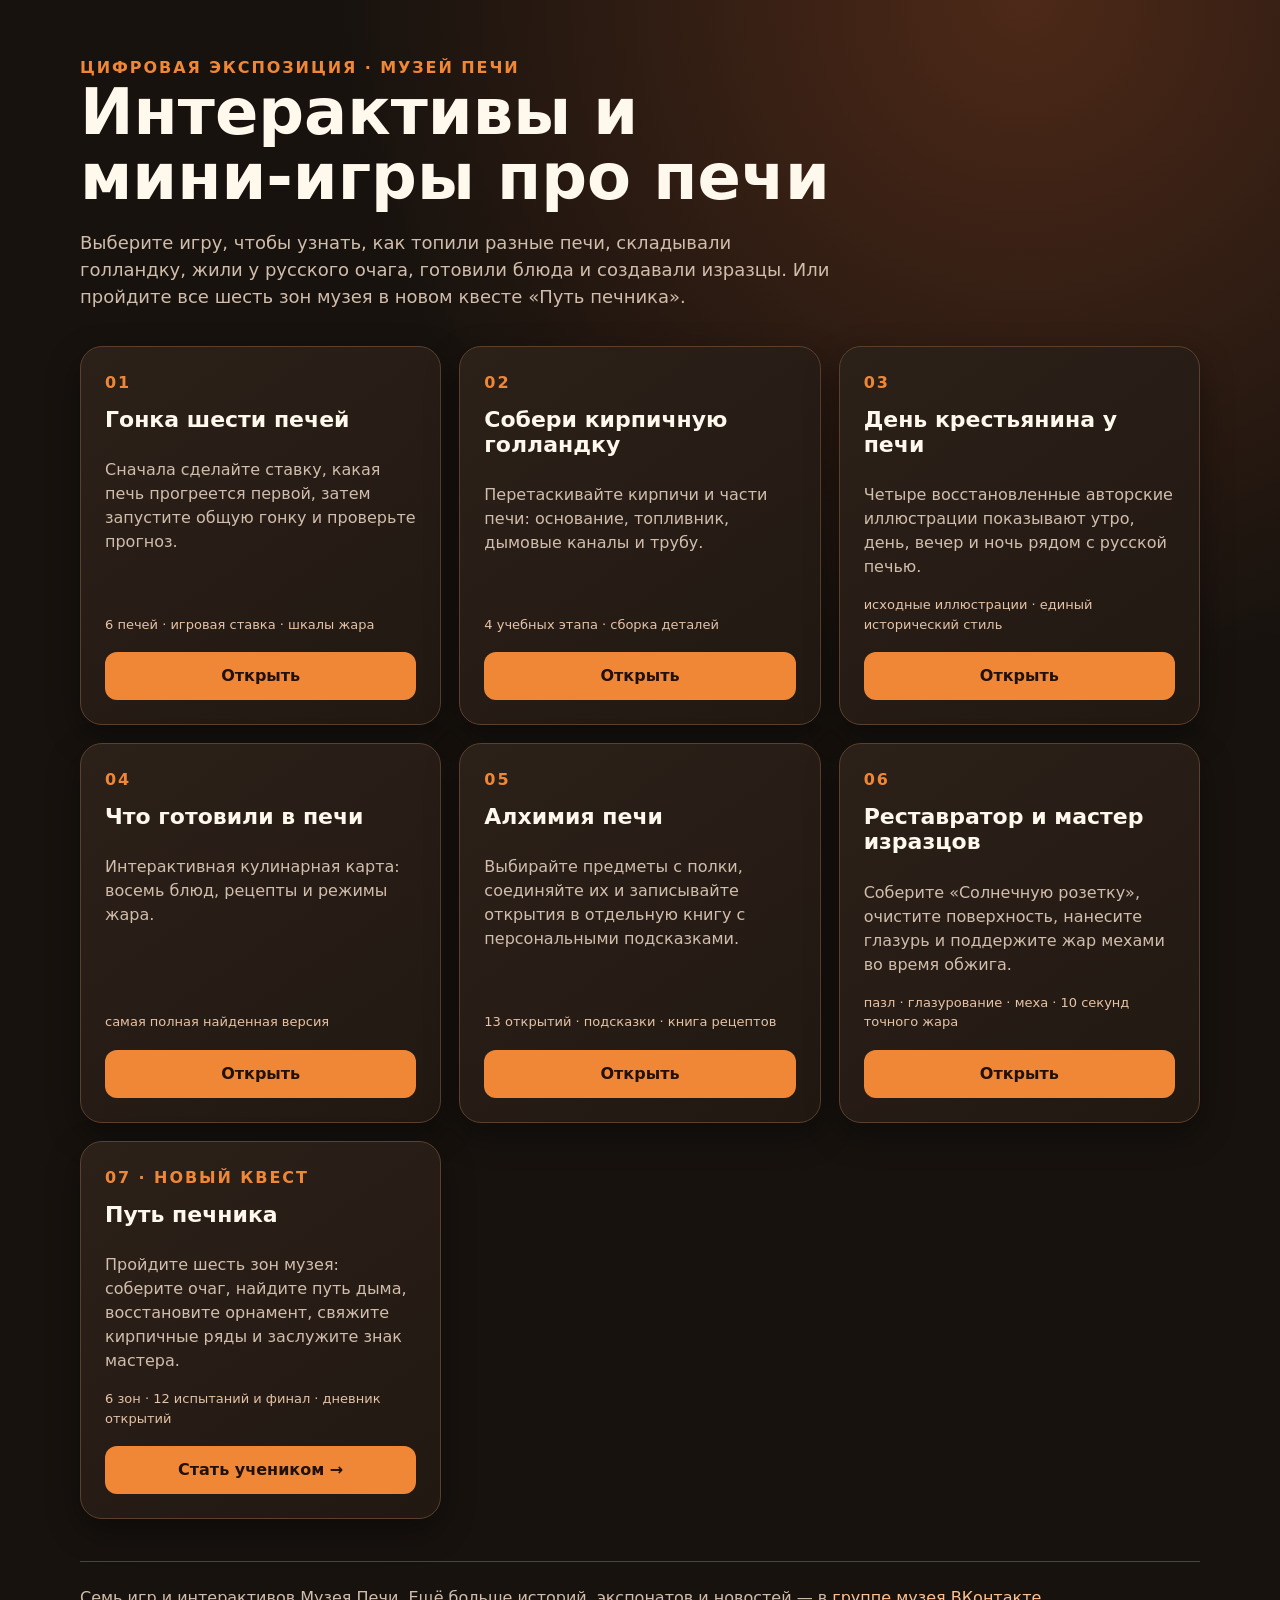
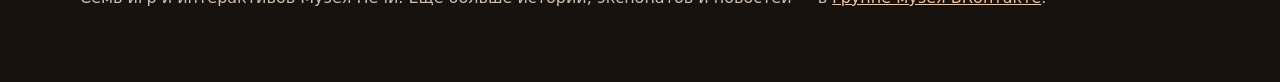
<file: index.html>
<!doctype html>
<html lang="ru">
<head>
  <meta charset="utf-8">
  <meta name="viewport" content="width=device-width,initial-scale=1">
  <title>Игры и интерактивы — Музей Печи</title>
  <style>
    :root{color-scheme:dark;--bg:#17120e;--card:#261d16;--line:#5a402d;--ink:#fff8ed;--muted:#d1bdab;--accent:#ef8737}
    *{box-sizing:border-box}body{margin:0;background:radial-gradient(circle at 80% 0,#4d2918 0,transparent 35%),var(--bg);color:var(--ink);font:16px/1.5 system-ui,-apple-system,"Segoe UI",sans-serif}
    main{width:min(1120px,92vw);margin:auto;padding:56px 0 72px}h1{font-size:clamp(32px,6vw,64px);line-height:1.02;margin:0 0 16px;max-width:900px}header p{max-width:760px;color:var(--muted);font-size:18px}.grid{display:grid;grid-template-columns:repeat(auto-fit,minmax(270px,1fr));gap:18px;margin-top:36px}
    article{display:flex;flex-direction:column;min-height:250px;padding:24px;border:1px solid var(--line);border-radius:22px;background:linear-gradient(145deg,#2c2119,#211812);box-shadow:0 12px 32px #0006}h2{font-size:22px;line-height:1.15;margin:12px 0 10px}.num{color:var(--accent);font-weight:800;letter-spacing:.12em}.desc{color:var(--muted);flex:1}.tags{font-size:13px;color:#e5c3a7;margin:0 0 18px}
    a.play{display:inline-flex;justify-content:center;padding:12px 16px;border-radius:12px;background:var(--accent);color:#211108;text-decoration:none;font-weight:800}a.play:hover{filter:brightness(1.1)}footer{margin-top:42px;padding-top:24px;border-top:1px solid var(--line);color:var(--muted)}footer a{color:#ffc18f}
  </style>
</head>
<body><main>
  <header><div class="num">ЦИФРОВАЯ ЭКСПОЗИЦИЯ · МУЗЕЙ ПЕЧИ</div><h1>Интерактивы и мини‑игры про печи</h1><p>Выберите игру, чтобы узнать, как топили разные печи, складывали голландку, жили у русского очага, готовили блюда и создавали изразцы. Или пройдите все шесть зон музея в новом квесте «Путь печника».</p></header>
  <section class="grid">
    <article><div class="num">01</div><h2>Гонка шести печей</h2><p class="desc">Сначала сделайте ставку, какая печь прогреется первой, затем запустите общую гонку и проверьте прогноз.</p><p class="tags">6 печей · игровая ставка · шкалы жара</p><a class="play" href="03-simulator-pwa/index.html?v=20260907">Открыть</a></article>
    <article><div class="num">02</div><h2>Собери кирпичную голландку</h2><p class="desc">Перетаскивайте кирпичи и части печи: основание, топливник, дымовые каналы и трубу.</p><p class="tags">4 учебных этапа · сборка деталей</p><a class="play" href="04-sborka-gollandki/index.html">Открыть</a></article>
    <article><div class="num">03</div><h2>День крестьянина у печи</h2><p class="desc">Четыре восстановленные авторские иллюстрации показывают утро, день, вечер и ночь рядом с русской печью.</p><p class="tags">исходные иллюстрации · единый исторический стиль</p><a class="play" href="05-den-krestyanina-kiosk/index.html">Открыть</a></article>
    <article><div class="num">04</div><h2>Что готовили в печи</h2><p class="desc">Интерактивная кулинарная карта: восемь блюд, рецепты и режимы жара.</p><p class="tags">самая полная найденная версия</p><a class="play" href="06-kulinarnaya-karta/index.html">Открыть</a></article>
    <article><div class="num">05</div><h2>Алхимия печи</h2><p class="desc">Выбирайте предметы с полки, соединяйте их и записывайте открытия в отдельную книгу с персональными подсказками.</p><p class="tags">13 открытий · подсказки · книга рецептов</p><a class="play" href="07-alhimiya-pechi/index.html">Открыть</a></article>
    <article><div class="num">06</div><h2>Реставратор и мастер изразцов</h2><p class="desc">Соберите «Солнечную розетку», очистите поверхность, нанесите глазурь и поддержите жар мехами во время обжига.</p><p class="tags">пазл · глазурование · меха · 10 секунд точного жара</p><a class="play" href="08-restavrator-izraztsov/index.html">Открыть</a></article>
    <article><div class="num">07 · НОВЫЙ КВЕСТ</div><h2>Путь печника</h2><p class="desc">Пройдите шесть зон музея: соберите очаг, найдите путь дыма, восстановите орнамент, свяжите кирпичные ряды и заслужите знак мастера.</p><p class="tags">6 зон · 12 испытаний и финал · дневник открытий</p><a class="play" href="09-put-pechnika/index.html">Стать учеником →</a></article>
  </section>
  <footer>Семь игр и интерактивов Музея Печи. Ещё больше историй, экспонатов и новостей — в <a href="https://vk.ru/club227711594" target="_blank" rel="noopener noreferrer">группе музея ВКонтакте</a>.</footer>
</main><script src="shared/embed-height.js?v=3"></script></body></html>
</file>
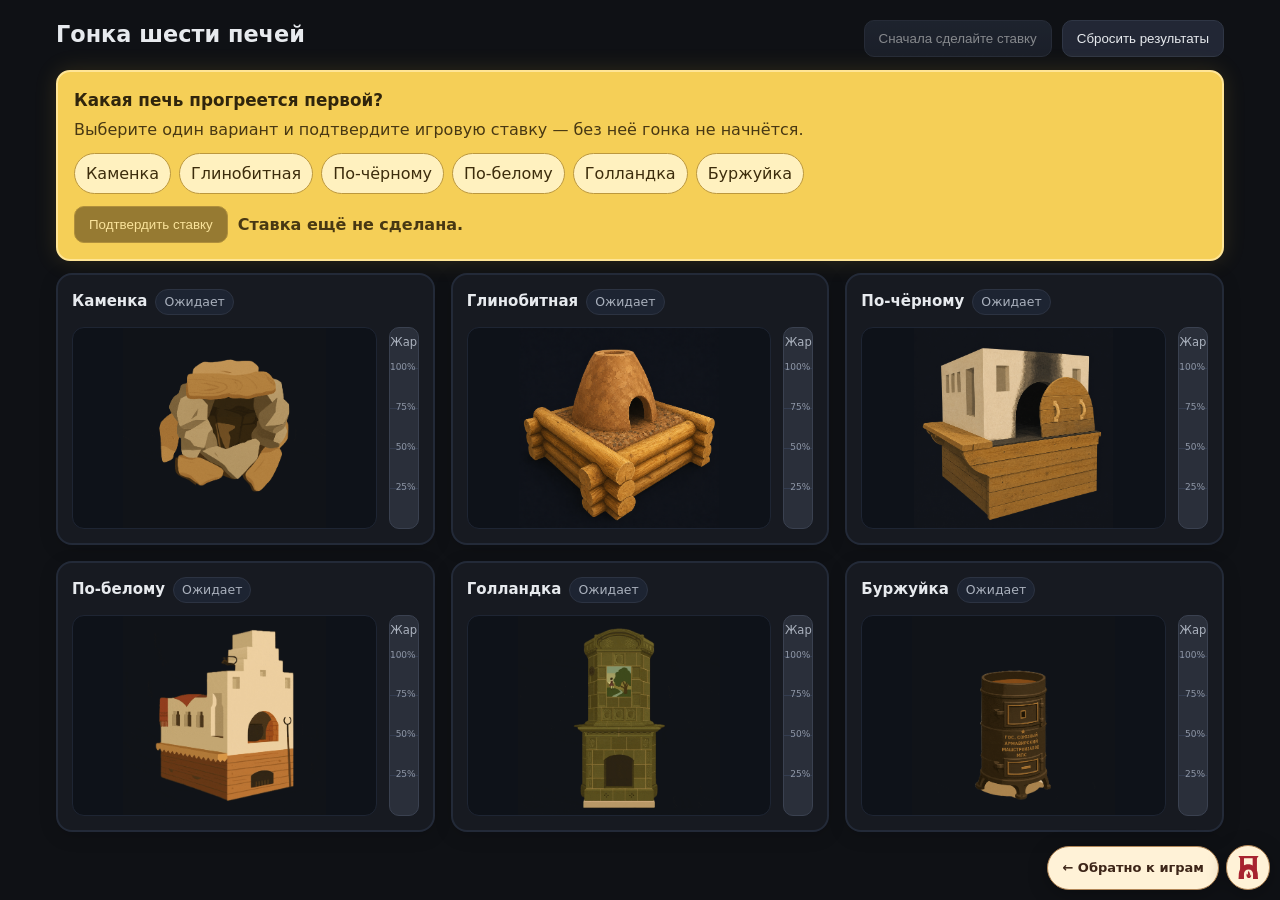
<file: 03-simulator-pwa/index.html>
<!DOCTYPE html>
<html lang="ru">
<head>
<meta charset="utf-8" />
<meta name="viewport" content="width=device-width, initial-scale=1" />
<title>Интерактивный симулятор печей</title>
<link rel="manifest" href="manifest.webmanifest">
<meta name="theme-color" content="#171a21"/>
<link rel="icon" href="icon-192.png" sizes="192x192">
<!-- iOS add-to-home -->
<meta name="apple-mobile-web-app-capable" content="yes">
<meta name="apple-mobile-web-app-status-bar-style" content="black-translucent">
<meta name="apple-mobile-web-app-title" content="Печи">
<link rel="apple-touch-icon" href="icon-512.png">
<style>
  :root{
    --bg:#0f1115;--card:#171a21;--ink:#e7eaee;--muted:#aab1bd;--accent:#f3b33f;--ok:#34d399;--warn:#f59e0b;--rail:#2a2f3a;--rail-border:#3a4150;--grid-gap:16px;
  }
  *{box-sizing:border-box}
  html,body{height:100%}
  body{margin:0;background:var(--bg);color:var(--ink);font:16px/1.45 system-ui,-apple-system,Segoe UI,Roboto,Ubuntu,"Helvetica Neue",Arial}
  h1{font-size:1.4rem;margin:0 0 8px}
  .wrap{max-width:1200px;margin:24px auto;padding:0 16px}
  .topbar{display:flex;gap:12px;align-items:center;justify-content:space-between;margin-bottom:16px}
  .hint{color:var(--muted);font-size:0.9rem}
  button{background:#222735;border:1px solid #2f3645;color:var(--ink);padding:10px 14px;border-radius:10px;cursor:pointer;transition:transform .06s ease,opacity .2s}
  button:hover{transform:translateY(-1px)}
  button:disabled{opacity:.55;cursor:not-allowed;transform:none}
  #startAll{background:linear-gradient(to bottom,#2a3242,#242b3a);border-color:#3a4254}
  .bet-panel{margin:14px 0 18px;padding:16px;border:1px solid #3a4254;border-radius:14px;background:linear-gradient(145deg,#191e28,#141820)}
  .bet-panel h2{margin:0 0 5px;font-size:1.05rem}.bet-panel p{margin:0 0 12px;color:var(--muted)}
  .bet-options{display:flex;gap:8px;flex-wrap:wrap}.bet-option{position:relative}.bet-option input{position:absolute;opacity:0;pointer-events:none}.bet-option span{display:block;padding:8px 11px;border:1px solid #3a4254;border-radius:999px;background:#202634;cursor:pointer}.bet-option input:checked+span{color:#16110a;background:var(--accent);border-color:#ffd36b;box-shadow:0 0 0 3px #f3b33f33}.bet-option input:disabled+span{opacity:.6;cursor:not-allowed}
  .bet-actions{display:flex;gap:10px;align-items:center;flex-wrap:wrap;margin-top:12px}.bet-result{min-height:22px;font-weight:700}.bet-result.win{color:#8ff0b8}.bet-result.lose{color:#ffd18a}
  .grid{display:grid;grid-template-columns:repeat(auto-fit,minmax(260px,1fr));gap:var(--grid-gap)}
  .stove{background:var(--card);border:2px solid #232a38;border-radius:16px;padding:14px;display:flex;flex-direction:column;gap:12px;box-shadow:0 4px 18px rgba(0,0,0,.15);transition:border-color .25s ease,box-shadow .25s ease}
  .stove.heatingHighlight{border-color:var(--warn);box-shadow:0 0 14px rgba(245,158,11,.35);}
  .stove.readyHighlight{border-color:var(--ok);box-shadow:0 0 16px rgba(52,211,153,.45);}
  .title{display:flex;align-items:center;gap:8px}
  .badge{font-size:.78rem;padding:3px 8px;border-radius:999px;border:1px solid #2c3342;color:var(--muted)}
  .badge.idle{background:#1d2432}
  .badge.heating{background:#2b2430;color:#ffd69b;border-color:#5a3a14}
  .badge.ready{background:#16261f;color:#baf7d0;border-color:#1f3b2c}
  .mediaRow{display:grid;grid-template-columns:1fr 60px;gap:12px;align-items:stretch}
  .media{background:#0e1219;border:1px solid #1e2533;border-radius:12px;display:flex;align-items:center;justify-content:center;position:relative;min-height:180px;overflow:hidden}
  .media img{width:100%;height:auto;object-fit:contain}
  .scale{position:relative;background:var(--rail);border:1px solid var(--rail-border);border-radius:10px;overflow:hidden;display:flex;align-items:flex-end;justify-content:center}
  .scale::before{content:"Жар";position:absolute;top:6px;left:50%;transform:translateX(-50%);font-size:.72rem;color:var(--muted)}
  .ticks{position:absolute;inset:0;pointer-events:none}
  .ticks div{position:absolute;left:0;right:0;height:1px;background:#364055;opacity:.8}
  .ticks div::after{position:absolute;right:2px;top:-7px;font-size:9px;color:#a9b2c2;content:attr(data-label)}
  .flame{width:100%;height:0%;background:linear-gradient(to top, #a83d21 0%, #ff7a35 45%, #ffd36b 90%);filter:drop-shadow(0 -2px 8px rgba(243,179,63,.45));border-top-left-radius:60px;border-top-right-radius:60px;transform-origin:bottom center;}
  .meta{display:flex;align-items:center;justify-content:space-between;gap:8px}
  .meta .timings{display:flex;flex-direction:column;gap:2px;font-variant-numeric:tabular-nums}
  .label{color:var(--muted);font-size:.78rem}
  .vals{display:flex;gap:8px;align-items:center}
  .vals span{padding:2px 6px;border:1px solid #2a3140;border-radius:8px;background:#0f1622}
  .actions{display:flex;gap:8px}
  footer{margin-top:24px;color:var(--muted);font-size:.85rem}
  @media(max-width:700px){
    html,body{height:auto;min-height:100%}
    .wrap{width:100%;max-width:none;margin:0;padding:8px 6px 62px}
    .topbar{gap:5px;margin-bottom:4px;align-items:flex-start}
    .topbar>div{gap:4px!important;flex-wrap:wrap;justify-content:flex-end}
    h1{max-width:125px;margin-top:3px;font-size:14px;line-height:1.05}
    button{padding:6px 8px;border-radius:7px;font-size:10px}
    .hint{margin:3px 0 5px;font-size:9px;line-height:1.2}
    .bet-panel{margin:0 0 6px;padding:7px;border-radius:9px}
    .bet-panel h2{margin-bottom:4px;font-size:11px}
    .bet-panel p{display:none}
    .bet-options{display:grid;grid-template-columns:repeat(5,minmax(0,1fr));gap:3px}
    .bet-option span{min-width:0;padding:5px 1px;border-radius:6px;text-align:center;font-size:8px;line-height:1.05;white-space:nowrap;overflow:hidden;text-overflow:ellipsis}
    .bet-actions{display:grid;grid-template-columns:auto 1fr;gap:6px;margin-top:6px}
    .bet-result{min-height:0;font-size:8px;line-height:1.15}
    .grid{grid-template-columns:repeat(5,minmax(0,1fr));gap:4px}
    .stove{min-width:0;padding:4px;gap:4px;border-radius:8px}
    .title{display:block;min-width:0;line-height:1}
    .title strong{display:block;overflow:hidden;text-overflow:ellipsis;font-size:8px;white-space:nowrap}
    .badge{display:none}
    .mediaRow{grid-template-columns:minmax(0,1fr) 7px;gap:2px}
    .media{min-height:52px;border-radius:5px}
    .media img{width:100%;max-height:62px}
    .scale{border-radius:4px}.scale::before,.ticks{display:none}
    .meta{display:block}.timings{min-width:0}
    .label{font-size:7px;line-height:1.05;text-align:center}
    .label code{display:block;font-size:8px}
    footer{display:none}
  }
  .bet-panel{background:#f5cf57;color:#30250c;border:2px solid #ffe596;box-shadow:0 0 22px #e7b83326}.bet-panel p,.bet-panel .bet-result{color:#483813}.bet-option span{background:#fff1bf;color:#3c2c0c;border-color:#bc983e}.bet-option input:focus-visible+span{outline:3px solid #3e72c4}.bet-option input:checked+span{background:#603e0e;color:white;border-color:#603e0e}.bet-panel button{background:#493514;color:#fff4d2;border-color:#785c26}.bet-result.win{color:#235729!important}.bet-result.lose{color:#63380b!important}
  .grid{grid-template-columns:repeat(3,minmax(0,1fr))}.media img{width:100%;height:100%;object-fit:contain}.meta{display:none}footer{display:none}.stove{min-height:0}.mediaRow{min-height:0;flex:1}.media{min-height:0}.title strong{font-size:15px}.scale{min-width:10px}
  @media(min-width:901px){.wrap{height:var(--pech-viewport-height,100dvh);padding:18px 16px 68px;margin:0 auto;display:flex;flex-direction:column}.grid{flex:1;min-height:0;grid-template-rows:repeat(2,minmax(0,1fr))}.hint{display:none}.topbar{margin-bottom:0}.bet-panel{margin:12px 0}.mediaRow{grid-template-columns:minmax(0,1fr) 30px}.media{min-height:0}.media img{max-height:100%}}
  @media(max-width:900px){html,body{height:100%;overflow:hidden}.wrap{height:var(--pech-viewport-height,100dvh);display:flex;flex-direction:column;width:100%;padding:12px 10px 66px;margin:0;gap:8px}.topbar{margin:0;gap:8px;flex-shrink:0}.topbar>div{gap:5px!important}h1{font-size:19px;max-width:170px;line-height:1.1;margin:0}.topbar button{font-size:11px;padding:8px 9px;min-height:36px}.hint{display:none}.bet-panel{margin:0;padding:10px;flex-shrink:0}.bet-panel h2{font-size:15px;line-height:1.2;margin-bottom:8px}.bet-panel p{display:none}.bet-options{display:grid;grid-template-columns:repeat(3,minmax(0,1fr));gap:5px}.bet-option span{min-height:31px;padding:7px 3px;font-size:11px;line-height:1.1;border-radius:6px;text-align:center;white-space:normal}.bet-actions{display:flex;gap:8px;margin-top:8px}.bet-actions button{font-size:11px;padding:8px;min-height:34px}.bet-result{font-size:10px;line-height:1.25;flex:1}.grid{flex:1;min-height:0;grid-template-columns:repeat(3,minmax(0,1fr));grid-template-rows:repeat(2,minmax(0,1fr));gap:7px}.stove{min-width:0;padding:7px;gap:6px;border-radius:12px}.title{min-height:26px;line-height:1.1;display:block}.title strong{font-size:12px;white-space:normal;overflow:visible;text-overflow:clip}.badge{display:none}.mediaRow{grid-template-columns:minmax(0,1fr) 10px;gap:4px}.media{min-height:0;border-radius:7px}.media img{height:100%;width:100%;max-height:none}.scale::before,.ticks{display:none}}
  @media(max-height:690px) and (max-width:900px){.wrap{padding-top:7px;gap:5px}.topbar h1{font-size:15px}.topbar button{font-size:10px;min-height:31px;padding:6px}.bet-panel{padding:7px}.bet-panel h2{font-size:13px;margin-bottom:5px}.bet-option span{min-height:26px;padding:5px 2px;font-size:10px}.bet-actions{margin-top:5px}.bet-result{font-size:9px}.title strong{font-size:11px}.title{min-height:23px}}
</style>
</head>
<body data-pech-fit>
  <div class="wrap">
    <div class="topbar"><h1>Гонка шести печей</h1>
      <div style="display:flex;gap:10px;align-items:center">
        <button id="startAll" disabled>Сначала сделайте ставку</button>
        <button id="resetAll">Сбросить результаты</button>
      </div></div>
    <p class="hint">Сначала угадайте победителя, затем запускайте гонку печей.</p>
    <section class="bet-panel" aria-labelledby="betTitle">
      <h2 id="betTitle">Какая печь прогреется первой?</h2>
      <p>Выберите один вариант и подтвердите игровую ставку — без неё гонка не начнётся.</p>
      <div class="bet-options" id="betOptions"></div>
      <div class="bet-actions"><button id="confirmBet" disabled>Подтвердить ставку</button><div class="bet-result" id="betResult" aria-live="polite">Ставка ещё не сделана.</div></div>
    </section>
    <section class="grid" id="grid"></section>
    <footer>Работает офлайн как PWA. Каждая печь имеет скорость нагрева от 7 до 60 секунд.</footer>
  </div>
<script src="../shared/museum-promo.js?v=3"></script>
<script src="../shared/embed-height.js?v=3"></script>
<script>
// PWA registration
if ('serviceWorker' in navigator && ['http:','https:'].includes(location.protocol)) {
  window.addEventListener('load', () => navigator.serviceWorker.register('./service-worker.js'));
}

const stovesData=[
  {name:'Каменка',time:'45 мин',duration:15000,imgStatic:'gg5bc208e054.gif',imgAnim:'gg122c7d9760.gif'},
  {name:'Глинобитная',duration:22000,imgStatic:'glinobitnaya.png',imgAnim:'glinobitnaya.png'},
  {name:'По-чёрному',time:'60 мин',duration:30000,imgStatic:'pech-po-chernomu.png',imgAnim:'pech-po-chernomu-fire.png'},
  {name:'По-белому',time:'180 мин',duration:60000,imgStatic:'gg62f36d7bfd.gif',imgAnim:'gg2ccb60836e.gif'},
  {name:'Голландка',time:'90 мин',duration:45000,imgStatic:'gg65b65bc738.gif',imgAnim:'ggf82250599e.gif'},
  {name:'Буржуйка',time:'20 мин',duration:7000,imgStatic:'gg8fe06d82fe.gif',imgAnim:'gg35b3bef6e2.gif'}
];
const grid=document.getElementById('grid');
grid.innerHTML=stovesData.map(s=>`<article class="stove" data-name="${s.name}" data-duration="${s.duration}" data-imgstatic="${s.imgStatic||''}" data-imganim="${s.imgAnim||''}">
  <div class="title"><strong>${s.name}</strong><span class="badge idle" data-badge>Ожидает</span></div>
  <div class="mediaRow">
    <div class="media">${s.imgStatic?`<img src="${s.imgStatic}" alt="${s.name}">`:''}</div>
    <div class="scale" role="progressbar" aria-valuemin="0" aria-valuemax="100" aria-valuenow="0">
      <div class="ticks">
        <div style="top:80%" data-label="25%"></div>
        <div style="top:60%" data-label="50%"></div>
        <div style="top:40%" data-label="75%"></div>
        <div style="top:20%" data-label="100%"></div>
      </div>
      <div class="flame" data-flame></div>
    </div>
  </div>
</article>`).join('');
class Stove{
  constructor(root){this.root=root;this.name=root.dataset.name;this.duration=parseInt(root.dataset.duration);this.imgStatic=root.dataset.imgstatic;this.imgAnim=root.dataset.imganim;this.media=root.querySelector('.media');this.badge=root.querySelector('[data-badge]');this.scale=root.querySelector('.scale');this.flame=root.querySelector('[data-flame]');this.state='idle';this.t0=0;this.elapsed=0;this.raf=null;}
  start(){if(this.state!=='idle')return;this.setState('heating');this.t0=performance.now();if(this.imgAnim){this.media.innerHTML=`<img src="${this.imgAnim}" alt="${this.name}">`;}this.loop();}
  loop=()=>{this.raf=requestAnimationFrame(this.loop);this.elapsed=performance.now()-this.t0;const p=Math.min(this.elapsed/this.duration,1);this.render(p);if(p>=1){cancelAnimationFrame(this.raf);this.setState('ready');}}
  reset(){if(this.raf)cancelAnimationFrame(this.raf);this.raf=null;this.elapsed=0;this.render(0);if(this.imgStatic){this.media.innerHTML=`<img src="${this.imgStatic}" alt="${this.name}">`;}this.setState('idle');}
  setState(s){this.state=s;this.badge.classList.remove('idle','heating','ready');this.root.classList.remove('heatingHighlight','readyHighlight');if(s==='idle'){this.badge.classList.add('idle');this.badge.textContent='Ожидает';}
    if(s==='heating'){this.badge.classList.add('heating');this.badge.textContent='Греется';this.root.classList.add('heatingHighlight');}
    if(s==='ready'){this.badge.classList.add('ready');this.badge.textContent='Готово';this.root.classList.add('readyHighlight');if(this.imgStatic){this.media.innerHTML=`<img src="${this.imgStatic}" alt="${this.name}">`;}onStoveReady(this);}}
  render(p){this.flame.style.height=(p*100)+'%';this.scale.setAttribute('aria-valuenow',Math.round(p*100));} }
const stoves=[...document.querySelectorAll('.stove')].map(e=>new Stove(e));
const betOptions=document.getElementById('betOptions');
const confirmBet=document.getElementById('confirmBet');
const startAll=document.getElementById('startAll');
const betResult=document.getElementById('betResult');
let betChoice='',betLocked=false,raceActive=false,winner='',promoTimer=null;
betOptions.innerHTML=stovesData.map(s=>`<label class="bet-option"><input type="radio" name="bet" value="${s.name}"><span>${s.name}</span></label>`).join('');
betOptions.addEventListener('change',e=>{if(!betLocked&&e.target.name==='bet'){betChoice=e.target.value;confirmBet.disabled=false;betResult.className='bet-result';betResult.textContent=`Вы выбрали: ${betChoice}. Теперь подтвердите ставку.`;}});
confirmBet.addEventListener('click',()=>{if(!betChoice||betLocked)return;betLocked=true;confirmBet.disabled=true;betOptions.querySelectorAll('input').forEach(input=>input.disabled=true);stoves.forEach(s=>s.reset());startAll.disabled=false;startAll.textContent='Запустить гонку';betResult.className='bet-result';betResult.textContent=`Ставка принята: ${betChoice}. Можно запускать!`;});
startAll.addEventListener('click',()=>{if(!betLocked||raceActive)return;winner='';raceActive=true;startAll.disabled=true;startAll.textContent='Гонка идёт';betResult.className='bet-result';betResult.textContent=`Ваша ставка — ${betChoice}. Наблюдаем за шкалами жара…`;stoves.forEach(s=>s.start());});
function onStoveReady(stove){if(!raceActive||winner)return;winner=stove.name;raceActive=false;const won=winner===betChoice;betResult.className='bet-result '+(won?'win':'lose');betResult.textContent=won?`Верно! Первой прогрелась «${winner}». Буржуйка быстро отдаёт жар благодаря лёгкому металлическому корпусу.`:`Не угадали: первой прогрелась «${winner}». Буржуйка нагревается быстро благодаря лёгкому металлическому корпусу, но и остывает быстрее массивных кирпичных печей.`;startAll.textContent='Гонка завершена';promoTimer=setTimeout(()=>{if(winner)showMuseumPromo('Гонка печей завершена!')},900);}
function resetRace(){clearTimeout(promoTimer);stoves.forEach(s=>s.reset());betChoice='';betLocked=false;raceActive=false;winner='';betOptions.querySelectorAll('input').forEach(input=>{input.disabled=false;input.checked=false});confirmBet.disabled=true;startAll.disabled=true;startAll.textContent='Сначала сделайте ставку';betResult.className='bet-result';betResult.textContent='Ставка ещё не сделана.';}
document.getElementById('resetAll').addEventListener('click',resetRace);
</script>
</body>
</html>
</file>
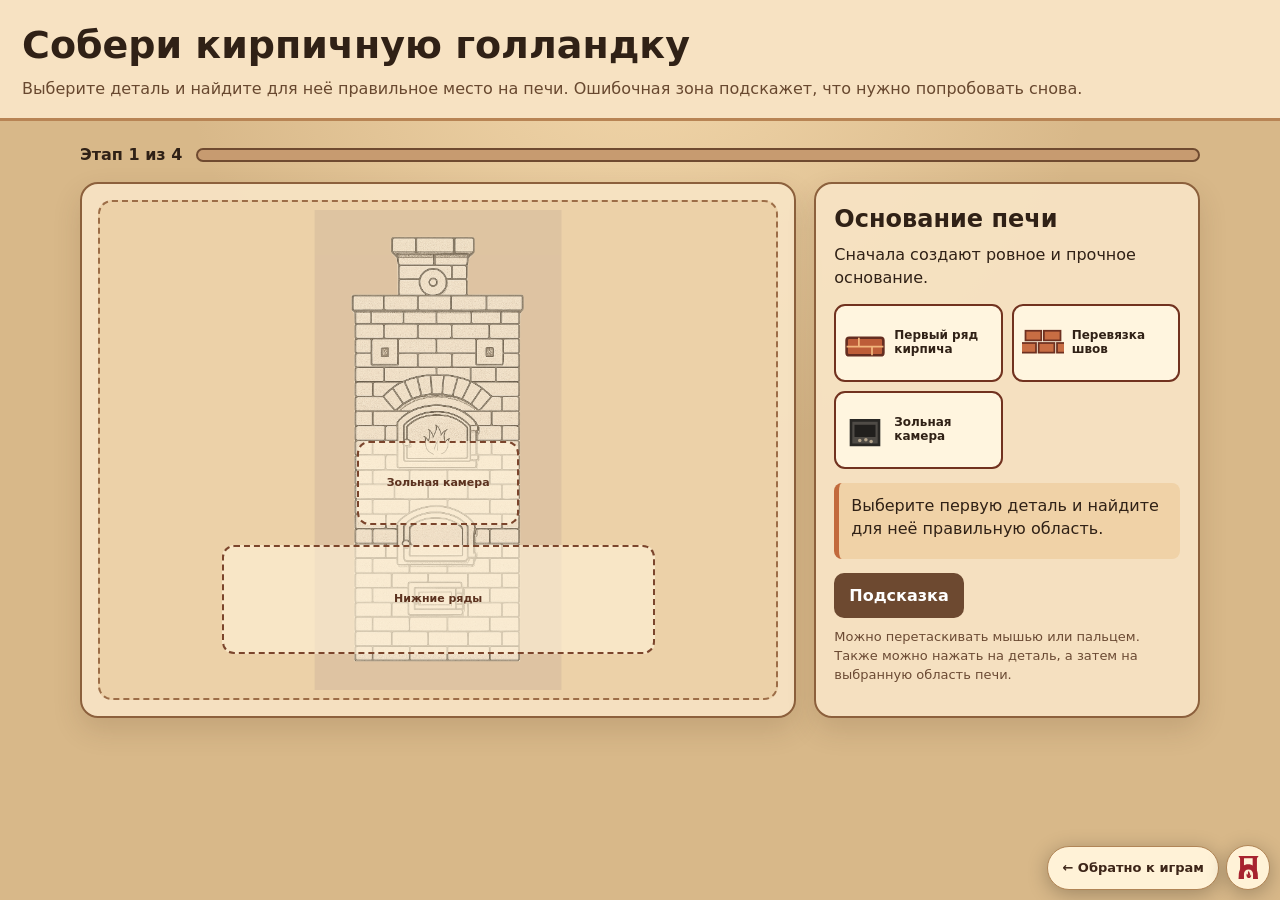
<file: 04-sborka-gollandki/index.html>
<!doctype html>
<html lang="ru">
<head>
  <meta charset="utf-8">
  <meta name="viewport" content="width=device-width,initial-scale=1">
  <title>Собери голландку — интерактивная сборка</title>
  <style>
    :root{--bg:#d8b889;--paper:#f8e4c5;--ink:#302116;--brick:#a94f2d;--brick2:#71321f;--ok:#48784d;--line:#8c603c}
    *{box-sizing:border-box}body{margin:0;min-height:100vh;background:radial-gradient(circle at 50% 0,#f4d9ad 0,transparent 42%),var(--bg);color:var(--ink);font:16px/1.45 system-ui,-apple-system,"Segoe UI",sans-serif}
    button{font:inherit}header{padding:18px 22px;background:#f7e2c2;border-bottom:3px solid #b88454}h1{margin:0 0 4px;font-size:clamp(24px,4vw,38px)}header p{margin:0;color:#68482f}
    main{width:min(1120px,94vw);margin:22px auto 72px}.topbar{display:flex;gap:14px;align-items:center;margin-bottom:16px}.progress{height:14px;flex:1;background:#c79b70;border:2px solid #6f4a30;border-radius:99px;overflow:hidden}.progress>i{display:block;width:0;height:100%;background:linear-gradient(90deg,#a94f2d,#df7a3d);transition:width .35s}.step{font-weight:800;white-space:nowrap}
    .layout{display:grid;grid-template-columns:minmax(0,1.3fr) minmax(290px,.7fr);gap:18px}.board,.side{background:rgba(248,228,197,.92);border:2px solid var(--line);border-radius:18px;box-shadow:0 12px 28px #4b2c1826}.board{padding:16px}.scene{position:relative;min-height:500px;display:grid;place-items:center;border:2px dashed #9c6d47;border-radius:14px;background:#ecd1a8;overflow:hidden}.scene>img{width:min(410px,90%);max-height:480px;object-fit:contain;opacity:.58;transition:opacity .35s,filter .35s;filter:saturate(.72)}
    .zones{position:absolute;inset:0}.target-zone{position:absolute;display:grid;place-items:center;padding:4px;border:2px dashed #7b452c;border-radius:12px;background:#fff3d89e;color:#5c321f;cursor:pointer;transition:.2s;overflow:hidden}.target-zone span{font-size:11px;font-weight:850;text-align:center;pointer-events:none}.target-zone.hot{background:#ffe49acc;box-shadow:0 0 0 7px #efb94b55}.target-zone.wrong{animation:shake .32s;background:#e7a69dcc;border-color:#9f3e35}.target-zone.complete{border-style:solid;border-color:var(--ok);background:#e4f1d7d9}.target-zone .placed-mark{width:100%;display:flex;align-items:center;justify-content:center;gap:4px;padding:3px;border-radius:7px;background:#fff3dddc;font-size:9px;font-weight:800}.target-zone .part-icon{width:24px;height:24px}
    @keyframes shake{25%{transform:translateX(-4px)}75%{transform:translateX(4px)}}
    .side{padding:18px}.side h2{margin:0 0 4px}.side p{margin:6px 0 14px}.tray{display:grid;grid-template-columns:repeat(2,minmax(0,1fr));gap:9px;margin:14px 0}.piece{touch-action:none;min-width:0;min-height:78px;padding:8px;border:2px solid var(--brick2);border-radius:11px;background:#fff5df;color:var(--ink);font-weight:800;cursor:grab;user-select:none;display:flex;align-items:center;gap:8px;text-align:left;transition:box-shadow .15s,transform .15s}.piece .part-icon{width:42px;height:42px;flex:none}.piece span{font-size:12px;line-height:1.15}.piece:hover,.piece.selected{box-shadow:0 0 0 4px #eebc56}.piece.dragging{position:relative;z-index:20;cursor:grabbing;transition:none;filter:drop-shadow(0 10px 8px #0005)}.piece[hidden]{display:none}
    .part-icon{display:block}.fact{min-height:76px;padding:11px 12px;border-left:5px solid #c26a3c;background:#f0d2a7;border-radius:8px}.actions{display:flex;gap:9px;flex-wrap:wrap;margin-top:14px}.btn{border:0;border-radius:10px;padding:11px 15px;font-weight:850;cursor:pointer;background:#6d4930;color:#fff}.btn.primary{background:var(--brick)}.btn[hidden]{display:none}.note{font-size:13px;color:#6b4a33;margin-top:10px}
    @media(max-width:820px){header{padding:12px 14px}header p{font-size:13px}main{width:calc(100% - 16px);margin:12px auto 68px}.layout{grid-template-columns:1fr}.scene{min-height:390px}.side{padding:13px}.tray{grid-template-columns:repeat(2,minmax(0,1fr))}.piece{min-height:66px}.piece .part-icon{width:34px;height:34px}}
  </style>
</head>
<body>
  <header><h1>Собери кирпичную голландку</h1><p>Выберите деталь и найдите для неё правильное место на печи. Ошибочная зона подскажет, что нужно попробовать снова.</p></header>
  <main>
    <div class="topbar"><span class="step" id="stepLabel">Этап 1 из 4</span><div class="progress" aria-label="Общий прогресс"><i id="progressFill"></i></div></div>
    <div class="layout">
      <section class="board"><div class="scene" id="scene"><img id="stageImage" src="stage1.png" alt="Чертёж кирпичной голландки"><div class="zones" id="zones" aria-label="Зоны сборки печи"></div></div></section>
      <aside class="side"><h2 id="stageTitle">Основание печи</h2><p id="stageIntro"></p><div class="tray" id="tray" aria-label="Детали текущего этапа"></div><div class="fact" id="fact" aria-live="polite">Выберите первую деталь и перенесите её на печь.</div><div class="actions"><button class="btn" id="hintBtn">Подсказка</button><button class="btn primary" id="nextBtn" hidden>Следующий этап →</button></div><div class="note">Можно перетаскивать мышью или пальцем. Также можно нажать на деталь, а затем на выбранную область печи.</div></aside>
    </div>
  </main>
<script src="../shared/museum-promo.js?v=3"></script>
<script src="../shared/embed-height.js?v=3"></script>
  <script>
    const ICONS={
      row:'<rect x="3" y="18" width="42" height="20" rx="3" fill="#bd5d38" stroke="#642d20" stroke-width="3"/><path d="M3 28h42M17 18v10m15 0v10" stroke="#f1b57b" stroke-width="2"/>',
      bond:'<g fill="#c86d43" stroke="#6e3020" stroke-width="2"><rect x="4" y="10" width="18" height="11"/><rect x="25" y="10" width="19" height="11"/><rect x="-2" y="24" width="18" height="11"/><rect x="19" y="24" width="18" height="11"/><rect x="40" y="24" width="10" height="11"/></g>',
      ash:'<path d="M8 13h32v28H8z" fill="#4f4b46" stroke="#292724" stroke-width="3"/><path d="M12 18h24v14H12z" fill="#211f1d"/><circle cx="18" cy="36" r="2" fill="#b5a58d"/><circle cx="25" cy="35" r="2" fill="#b5a58d"/><circle cx="31" cy="37" r="2" fill="#b5a58d"/>',
      blower:'<path d="M7 13h34v28H7z" rx="3" fill="#6c7475" stroke="#2d3030" stroke-width="3"/><path d="M13 22h22M13 28h22M13 34h22" stroke="#d8c7aa" stroke-width="2"/><circle cx="36" cy="18" r="2" fill="#271d18"/>',
      grate:'<g fill="none" stroke="#33302c" stroke-width="4" stroke-linecap="round"><path d="M7 12v29M15 9v34M24 8v35M33 9v34M41 12v29"/><path d="M5 17h38M5 35h38" stroke-width="2"/></g>',
      firedoor:'<path d="M8 42V22C8 8 40 8 40 22v20z" fill="#4b4640" stroke="#27231f" stroke-width="3"/><path d="M15 37V23c0-7 18-7 18 0v14z" fill="#ef7b35"/><circle cx="36" cy="27" r="3" fill="#dfc49a"/>',
      firebrick:'<g fill="#e0a64c" stroke="#754122" stroke-width="2"><path d="M5 9h38v31H5z"/><path d="M5 20h38M5 30h38M17 9v11m14-11v11M11 20v10m14-10v10m11 0v10M19 30v10"/></g>',
      up:'<path d="M24 43V12m0 0-9 10m9-10 9 10" fill="none" stroke="#e46930" stroke-width="6" stroke-linecap="round" stroke-linejoin="round"/><path d="M8 42h32" stroke="#77301f" stroke-width="3"/>',
      down:'<path d="M24 7v31m0 0-9-10m9 10 9-10" fill="none" stroke="#3b7d9d" stroke-width="6" stroke-linecap="round" stroke-linejoin="round"/><path d="M8 7h32" stroke="#244c63" stroke-width="3"/>',
      clean:'<rect x="7" y="9" width="34" height="32" rx="4" fill="#77716a" stroke="#312c28" stroke-width="3"/><rect x="13" y="15" width="22" height="20" fill="#3e3a36"/><circle cx="32" cy="25" r="3" fill="#d9b77e"/>',
      divider:'<g fill="#b85b36" stroke="#652d1e" stroke-width="2"><path d="M10 5h28v38H10z"/><path d="M10 15h28M10 25h28M10 35h28M24 5v10M17 15v10m14-10v10M24 25v10M17 35v8m14-8v8"/></g>',
      roof:'<path d="M5 31h38v11H5z" fill="#9f4b2e" stroke="#5e2c1f" stroke-width="3"/><path d="m8 31 6-16h20l6 16" fill="#cc7041" stroke="#6b3423" stroke-width="3"/><path d="M12 20h24" stroke="#edb17a" stroke-width="2"/>',
      damper:'<path d="M8 28h32" stroke="#3f3731" stroke-width="7" stroke-linecap="round"/><path d="M24 27V8M19 8h10" stroke="#6d6258" stroke-width="4" stroke-linecap="round"/><path d="M11 35h26" stroke="#b66239" stroke-width="5"/>',
      chimney:'<g fill="#bd633c" stroke="#632c20" stroke-width="2"><path d="M15 4h18v40H15z"/><path d="M10 4h28v8H10z"/><path d="M15 21h18M15 33h18M24 12v9m0 12v11"/></g>',
      cornice:'<path d="M4 18h40v8H4zM8 27h32v7H8zM12 35h24v7H12z" fill="#c16b41" stroke="#673321" stroke-width="2"/>'
    };
    function icon(name){return `<svg class="part-icon" viewBox="0 0 48 48" aria-hidden="true">${ICONS[name]}</svg>`}
    const STAGES=[
      {title:'Основание печи',intro:'Сначала создают ровное и прочное основание.',image:'stage1.png',zones:[['base','Нижние ряды',18,69,64,22],['ash','Зольная камера',38,48,24,17]],parts:[['Первый ряд кирпича','row','base','Первый ряд задаёт геометрию всей печи: ошибка в нём перейдёт на каждый следующий ряд.'],['Перевязка швов','bond','base','Вертикальные швы соседних рядов не должны совпадать — это делает кладку прочнее.'],['Зольная камера','ash','ash','Нижняя камера собирает золу и помогает воздуху поступать к топливу.']]},
      {title:'Топливник и дверцы',intro:'Соберите рабочую нижнюю часть голландки.',image:'stage2.png',zones:[['blower','Поддувало',36,75,28,12],['grate','Колосник',34,62,32,10],['door','Топочная дверца',36,42,28,17],['lining','Футеровка',17,20,27,20]],parts:[['Поддувальная дверца','blower','blower','Через поддувало регулируют приток воздуха и силу горения.'],['Колосниковая решётка','grate','grate','На колоснике лежит топливо, а зола просыпается в зольную камеру.'],['Топочная дверца','firedoor','door','Дверца закрывает топливник и позволяет безопасно подкладывать дрова.'],['Огнеупорный кирпич','firebrick','lining','У топки применяют кирпич, способный выдерживать многократный сильный нагрев.']]},
      {title:'Корпус и дымовые каналы',intro:'Теперь жар должен пройти внутри корпуса и отдать тепло кирпичу.',image:'stage3.png',zones:[['up','Подъёмный канал',17,16,25,53],['divider','Перегородка',43,19,14,50],['down','Опускной канал',58,16,25,53],['clean','Прочистка',34,75,32,12]],parts:[['Подъёмный канал','up','up','Горячие газы поднимаются внутри печи, нагревая стенки.'],['Опускной канал','down','down','Извилистый путь задерживает тепло, прежде чем дым уйдёт в трубу.'],['Прочистная дверца','clean','clean','Через прочистки удаляют сажу из внутренних каналов.'],['Разделительная стенка','divider','divider','Перегородки направляют дым по рассчитанному пути.']]},
      {title:'Перекрыша и дымовая труба',intro:'Завершите корпус и обеспечьте безопасный выход дыма.',image:'stage4.png',zones:[['roof','Перекрыша',19,49,29,14],['damper','Задвижка',52,48,17,13],['chimney','Труба',39,4,22,27],['cornice','Карниз',18,70,64,12]],parts:[['Перекрыша','roof','roof','Верх печи перекрывают так, чтобы каналы оставались герметичными.'],['Дымовая задвижка','damper','damper','После протопки задвижка помогает дольше сохранять тепло, но её нельзя закрывать при горящем топливе.'],['Дымовая труба','chimney','chimney','Высота и сечение трубы влияют на тягу и безопасное удаление дыма.'],['Верхний карниз','cornice','cornice','Карниз завершает кладку и защищает выступающие края корпуса.']]}
    ];
    const els={step:document.getElementById('stepLabel'),progress:document.getElementById('progressFill'),image:document.getElementById('stageImage'),title:document.getElementById('stageTitle'),intro:document.getElementById('stageIntro'),tray:document.getElementById('tray'),zones:document.getElementById('zones'),fact:document.getElementById('fact'),next:document.getElementById('nextBtn'),hint:document.getElementById('hintBtn')};
    let stageIndex=0,placed=0,selected=null,drag=null,moved=false;
    function renderStage(){const s=STAGES[stageIndex];placed=0;selected=null;els.step.textContent=`Этап ${stageIndex+1} из ${STAGES.length}`;els.progress.style.width=(stageIndex/STAGES.length*100)+'%';els.image.src=s.image;els.image.alt=s.title;els.image.style.opacity=.58;els.image.style.filter='saturate(.72)';els.title.textContent=s.title;els.intro.textContent=s.intro;els.next.hidden=true;els.fact.textContent='Выберите первую деталь и найдите для неё правильную область.';els.tray.innerHTML='';els.zones.innerHTML='';s.zones.forEach(z=>{const b=document.createElement('button');b.type='button';b.className='target-zone';b.dataset.zone=z[0];b.style.left=z[2]+'%';b.style.top=z[3]+'%';b.style.width=z[4]+'%';b.style.height=z[5]+'%';b.innerHTML=`<span>${z[1]}</span>`;b.addEventListener('click',()=>placePiece(selected,b));b.addEventListener('dragover',e=>{e.preventDefault();b.classList.add('hot')});b.addEventListener('dragleave',()=>b.classList.remove('hot'));b.addEventListener('drop',e=>{e.preventDefault();b.classList.remove('hot');const piece=drag||els.tray.querySelector(`[data-index="${e.dataTransfer.getData('text/plain')}"]`);placePiece(piece,b);drag=null});els.zones.appendChild(b)});s.parts.forEach((part,i)=>{const b=document.createElement('button');b.type='button';b.className='piece';b.dataset.index=i;b.dataset.zone=part[2];b.draggable=true;b.innerHTML=icon(part[1])+`<span>${part[0]}</span>`;b.addEventListener('click',()=>selectPiece(b));b.addEventListener('dragstart',e=>{drag=b;e.dataTransfer.setData('text/plain',String(i));setTimeout(()=>b.classList.add('dragging'))});b.addEventListener('dragend',()=>{b.classList.remove('dragging');drag=null});b.addEventListener('pointerdown',pointerStart);els.tray.appendChild(b)})}
    function selectPiece(piece){if(moved){moved=false;return}if(!piece||piece.hidden)return;els.tray.querySelectorAll('.piece').forEach(p=>p.classList.remove('selected'));selected=piece;piece.classList.add('selected');els.zones.querySelectorAll('.target-zone').forEach(z=>z.classList.toggle('hot',z.dataset.zone===piece.dataset.zone));els.fact.textContent='Деталь выбрана. Теперь укажите подходящее место на изображении печи.'}
    function placePiece(piece,zone){if(!piece||piece.hidden||!zone)return;if(piece.dataset.zone!==zone.dataset.zone){zone.classList.remove('wrong');void zone.offsetWidth;zone.classList.add('wrong');els.fact.textContent='Эта деталь сюда не подходит. Сравните её назначение с зонами печи.';return}const data=STAGES[stageIndex].parts[Number(piece.dataset.index)];piece.hidden=true;piece.classList.remove('selected','dragging');zone.querySelector('span').hidden=true;const mark=document.createElement('span');mark.className='placed-mark';mark.innerHTML=icon(data[1])+`<span>${data[0]}</span>`;zone.appendChild(mark);zone.classList.add('complete');placed++;selected=null;els.zones.querySelectorAll('.target-zone').forEach(z=>z.classList.remove('hot'));els.fact.textContent=data[3];const ratio=placed/STAGES[stageIndex].parts.length;els.image.style.opacity=String(.58+.42*ratio);els.image.style.filter=`saturate(${.72+.28*ratio})`;els.progress.style.width=((stageIndex+ratio)/STAGES.length*100)+'%';if(placed===STAGES[stageIndex].parts.length)completeStage()}
    function completeStage(){els.fact.textContent=stageIndex===STAGES.length-1?'Готово: корпус завершён, каналы закрыты, труба и задвижка установлены.':'Отлично. Все детали этапа нашли правильные места — можно продолжать кладку.';els.next.textContent=stageIndex===STAGES.length-1?'Завершить сборку':'Следующий этап →';els.next.hidden=false}
    function pointerStart(e){if(e.pointerType==='mouse'&&e.button!==0)return;drag=e.currentTarget;moved=false;const x=e.clientX,y=e.clientY;drag.setPointerCapture(e.pointerId);drag.classList.add('dragging');const move=ev=>{const dx=ev.clientX-x,dy=ev.clientY-y;if(Math.abs(dx)+Math.abs(dy)>8)moved=true;drag.style.transform=`translate(${dx}px,${dy}px)`};const up=ev=>{drag.releasePointerCapture(e.pointerId);drag.removeEventListener('pointermove',move);drag.removeEventListener('pointerup',up);const zone=document.elementFromPoint(ev.clientX,ev.clientY)?.closest('.target-zone');const piece=drag;piece.style.transform='';piece.classList.remove('dragging');drag=null;if(zone)placePiece(piece,zone)};drag.addEventListener('pointermove',move);drag.addEventListener('pointerup',up)}
    els.hint.addEventListener('click',()=>{const first=selected||[...els.tray.querySelectorAll('.piece')].find(p=>!p.hidden);if(!first)return;selectPiece(first);const zone=els.zones.querySelector(`[data-zone="${first.dataset.zone}"]`);zone.classList.add('hot');els.fact.textContent=`Подсказка: «${first.textContent.trim()}» относится к подсвеченной области «${zone.textContent.trim()}».`;setTimeout(()=>zone.classList.remove('hot'),2200)});
    els.next.addEventListener('click',()=>{if(stageIndex<STAGES.length-1){stageIndex++;renderStage()}else{els.progress.style.width='100%';showMuseumPromo('Голландка собрана!')}});renderStage();
  </script>
</body>
</html>
</file>
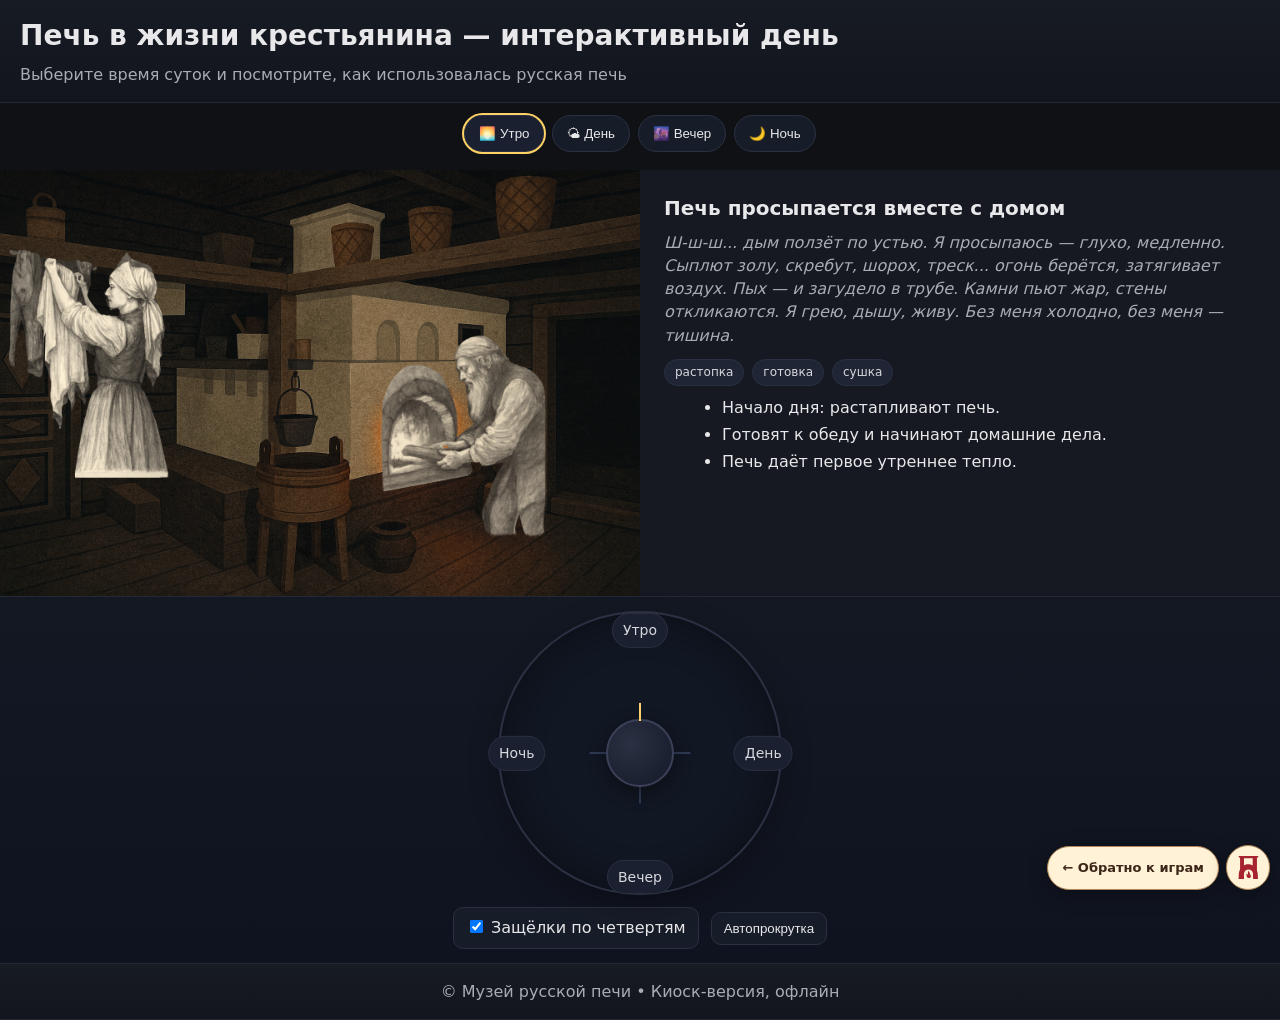
<file: 05-den-krestyanina-kiosk/index.html>
<!DOCTYPE html>
<html lang="ru">
<head>
  <meta charset="utf-8" />
  <meta name="viewport" content="width=device-width, initial-scale=1" />
  <title>Печь в жизни крестьянина — интерактивный день (офлайн)</title>
  <style>
    :root{
      --bg:#0f1115;
      --fg:#e8e8ea;
      --muted:#a9acb4;
      --brand:#ffd166;
      --panel:#161922;
      --panel-2:#1b2030;
    }
    html,body{height:100%; margin:0; background:var(--bg); color:var(--fg); font:16px/1.45 system-ui,-apple-system,Segoe UI,Roboto,Ubuntu,Cantarell,Noto Sans,Arial; display:flex; flex-direction:column;}

    header, footer{padding:16px 20px; background:linear-gradient(180deg,#171b24,#12151d); border-bottom:1px solid #232836;}
    header h1{margin:0 0 6px; font-size:clamp(20px,3.5vw,28px)}
    header p{margin:0; color:var(--muted)}

    main{flex:1; display:flex; flex-direction:column;}

    .wrap{flex:1; display:flex; flex-direction:row; height:calc(100vh - 150px);}
    .left{width:50%; background:var(--panel); display:flex; align-items:center; justify-content:center; overflow:hidden;}
    .right{width:50%; background:var(--panel); overflow:auto;}

    .tabs{display:flex; gap:8px; flex-wrap:wrap; margin:12px 0 18px; justify-content:center;}
    .tab{appearance:none; border:1px solid #2b3142; background:#171c29; color:var(--fg); padding:10px 14px; border-radius:999px; cursor:pointer;}
    .tab[aria-selected="true"]{background:var(--panel-2); outline:2px solid var(--brand);}

    .sceneBox{width:100%; height:100%; background:#0b0e14; display:flex; align-items:center; justify-content:center;}
    .sceneBg{width:100%; height:100%; object-fit:contain; object-position:center;}

    .panel{padding:24px;}
    .title{font-size:20px; margin:0 0 8px}
    .desc{color:var(--muted); margin:0 0 12px; white-space:pre-line; font-style:italic;}
    .tags{display:flex; gap:8px; flex-wrap:wrap; margin:8px 0 10px}
    .tag{font-size:12px; padding:4px 10px; border-radius:999px; background:#1f2534; border:1px solid #2b3142; color:#d7d8dd}
    .bullets{margin:10px 0 0 18px}
    .bullets li{margin:4px 0}

    footer{border-top:1px solid #232836; color:var(--muted); text-align:center;}
  .dialSection{padding:14px 20px; background:linear-gradient(180deg,#131823,#0f131f); border-top:1px solid #232836}
    .dialWrap{max-width:980px; margin:0 auto; display:flex; flex-direction:column; align-items:center; gap:12px}
    .dial{position:relative; width:280px; height:280px; border-radius:50%; background:#111723; border:2px solid #2b3142; box-shadow:inset 0 0 40px rgba(0,0,0,.45), 0 10px 30px rgba(0,0,0,.25);}
    .dial-face .tick{position:absolute; left:50%; top:50%; width:2px; height:18%; background:#2e3a53; transform-origin:50% calc(100%);}
    .dial-face .t0{transform:translate(-50%,-100%) rotate(0deg);} /* вверх */
    .dial-face .t1{transform:translate(-50%,-100%) rotate(90deg);} /* право */
    .dial-face .t2{transform:translate(-50%,-100%) rotate(180deg);} /* низ */
    .dial-face .t3{transform:translate(-50%,-100%) rotate(270deg);} /* лево */
    .dial-knob{--rot:0deg; position:absolute; left:50%; top:50%; width:64px; height:64px; transform:translate(-50%,-50%) rotate(var(--rot)); border-radius:50%; background:radial-gradient(circle at 35% 35%, #2b3142, #1b2030 70%); border:2px solid #3a4158; box-shadow:0 6px 18px rgba(0,0,0,.4);}
    .dial-knob:after{content:""; position:absolute; left:50%; top:-18px; width:2px; height:18px; background:#ffd166; transform:translateX(-50%);} /* указатель */
    .dial-labels{list-style:none; margin:0; padding:0; position:absolute; inset:0;}
    .dial-label{position:absolute; transform:translate(-50%,-50%); font-size:14px; color:#d7d8dd; background:#1b2030; border:1px solid #2b3142; padding:6px 10px; border-radius:999px; cursor:pointer; user-select:none}
    .dial-label[data-mode="morning"]{left:50%; top:6%;}
    .dial-label[data-mode="day"]{left:94%; top:50%;}
    .dial-label[data-mode="evening"]{left:50%; top:94%;}
    .dial-label[data-mode="night"]{left:6%; top:50%;}
    .dial-controls{display:flex; gap:12px; align-items:center;}
    .ctrl{background:#171c29; border:1px solid #2b3142; color:#e8e8ea; padding:8px 12px; border-radius:10px}
    @media(max-width:760px){
      html,body{height:auto;min-height:100%}
      header{padding:10px 12px}header h1{font-size:20px}header p{font-size:12px}
      .tabs{gap:5px;margin:8px 6px}.tab{padding:7px 9px;font-size:12px}
      .wrap{height:auto;display:grid;grid-template-columns:1fr;}
      .left,.right{width:100%}.left{height:auto;aspect-ratio:3/2}.right{max-height:210px}
      .panel{padding:12px}.title{font-size:17px}.desc{font-size:12px;line-height:1.35}.tags,.bullets{font-size:11px}
      .dialSection{padding:9px 10px 68px}.dialWrap{gap:8px}.dial{width:185px;height:185px}
      .dial-knob{width:48px;height:48px}.dial-label{font-size:10px;padding:4px 6px}.dial-controls{gap:6px}.ctrl{padding:6px 8px;font-size:11px}
      footer{display:none}
    }
  </style>
</head>
<body>
  <header>
    <h1>Печь в жизни крестьянина — интерактивный день</h1>
    <p>Выберите время суток и посмотрите, как использовалась русская печь</p>
  </header>

  <main>
    <div class="tabs" role="tablist" aria-label="Время суток">
      <button class="tab" id="tab-morning" role="tab" aria-selected="false" aria-controls="panel" data-mode="morning">🌅 Утро</button>
      <button class="tab" id="tab-day" role="tab" aria-selected="false" aria-controls="panel" data-mode="day">🌤 День</button>
      <button class="tab" id="tab-evening" role="tab" aria-selected="false" aria-controls="panel" data-mode="evening">🌆 Вечер</button>
      <button class="tab" id="tab-night" role="tab" aria-selected="false" aria-controls="panel" data-mode="night">🌙 Ночь</button>
    </div>

    <div class="wrap">
      <div class="left">
        <div class="sceneBox">
          <img id="sceneBg" class="sceneBg" alt="Анимированный фон сцены в зависимости от времени суток" />
        </div>
      </div>

      <div class="right">
        <div class="panel" id="panel" aria-live="polite">
          <h2 class="title" id="panelTitle">—</h2>
          <p class="desc" id="panelDesc">—</p>
          <div class="tags" id="panelTags"></div>
          <ul class="bullets" id="panelBullets"></ul>
        </div>
      </div>
    </div>
    <section class="dialSection" aria-label="Круговой переключатель времени суток">
      <div class="dialWrap">
        <div class="dial" id="dayDial" role="slider" aria-valuemin="0" aria-valuemax="3" aria-valuenow="0" aria-valuetext="Утро" tabindex="0">
          <div class="dial-face">
            <span class="tick t0" aria-hidden="true"></span>
            <span class="tick t1" aria-hidden="true"></span>
            <span class="tick t2" aria-hidden="true"></span>
            <span class="tick t3" aria-hidden="true"></span>
          </div>
          <div class="dial-knob" id="dialKnob" aria-hidden="true"></div>
          <ul class="dial-labels" aria-hidden="false">
            <li class="dial-label" data-mode="morning">Утро</li>
            <li class="dial-label" data-mode="day">День</li>
            <li class="dial-label" data-mode="evening">Вечер</li>
            <li class="dial-label" data-mode="night">Ночь</li>
          </ul>
        </div>
        <div class="dial-controls">
          <label class="ctrl"><input type="checkbox" id="snapChk" checked> Защёлки по четвертям</label>
          <button type="button" id="autoBtn" aria-pressed="false" class="ctrl">Автопрокрутка</button>
        </div>
      </div>
    </section>

  </main>

  <footer>© Музей русской печи • Киоск-версия, офлайн</footer>

<script src="../shared/museum-promo.js?v=3"></script>
<script src="../shared/embed-height.js?v=3"></script>
  <script>
    const STATES = {
      morning: {
        title: 'Печь просыпается вместе с домом',
        desc: 'Ш-ш-ш... дым ползёт по устью. Я просыпаюсь — глухо, медленно. Сыплют золу, скребут, шорох, треск... огонь берётся, затягивает воздух. Пых — и загудело в трубе. Камни пьют жар, стены откликаются. Я грею, дышу, живу. Без меня холодно, без меня — тишина.',
        tags: ['растопка','готовка','сушка'],
        bullets: ['Начало дня: растапливают печь.','Готовят к обеду и начинают домашние дела.','Печь даёт первое утреннее тепло.'],
        bg: 'morning.png'
      },
      day: {
        title: 'Тепло и дела по хозяйству',
        desc: 'Эх, бывало... печь у нас — не то што теперича. Утром растопишь — к полудню ровный жар идёт, хлебушек поднимется, щи кипят, молочко паром дышит. Печь-то умная, живая. Слышишь — гудит ласково, значит, доброе пламя. А коли шипит да рычит — остуди малость. Мы всё на слух знали, не по книжке. Печь — как подруга: покормишь, приголубишь, тогда и дом добр.',
        tags: ['обогрев','готовка','игры'],
        bullets: ['Печь используется для готовки и тепла.','Дети играют, в доме оживление.','Обед к столу — день в самом разгаре.'],
        bg: 'day.png'
      },
      evening: {
        title: 'Уют и отдых',
        desc: 'Сумерки. В избе тихо, будто день вышел за порог. Печь ровно дышит, подрагивает светом. Дети едят кашу, пахнет хлебом. Старик рассказывает про летний лён, про реку. Женщина сидит ближе к устью, руки у неё красные от тепла. В каждом вдохе — усталость и покой. Огонь слушает, не мигая.',
        tags: ['подтопка','ужин','уют'],
        bullets: ['Вечерняя суета у печи.','Огонь вновь разгорается, уют наполняет избу.','Семья собирается на ужин.'],
        bg: 'evening.png'
      },
      night: {
        title: 'Отдых и здоровье',
        desc: 'Я на печке. Тут мягко и пахнет хлебом. Камни горячие, но не жгут — как будто мама обнимает. Слышу, как капает где-то... кап-кап... и мышь шуршит. Красная искорка живёт под заслонкой — глазик печки. Я ей шепчу: «Не спи, ладно?». Она не спит. Она сторожит нас всех.',
        tags: ['сон','лечение','безопасность'],
        bullets: ['Печь остывает, остаётся мягкое тепло.','Люди спят у печи, согреваясь ночью.','Тишина и покой в доме.'],
        bg: 'night.png'
      }
    };

    const TAB_ORDER = ['morning','day','evening','night'];
    const visitedStates = new Set();
    let museumShown = false;
    const els = {
      tabs: Array.from(document.querySelectorAll('.tab')),
      panelTitle: document.getElementById('panelTitle'),
      panelDesc: document.getElementById('panelDesc'),
      panelTags: document.getElementById('panelTags'),
      panelBullets: document.getElementById('panelBullets'),
      sceneBg: document.getElementById('sceneBg'),
    };

    function setBackground(state){
      const file = STATES[state].bg;
      if(file){
        els.sceneBg.src = encodeURI(file);
        els.sceneBg.style.display = 'block';
      } else {
        els.sceneBg.style.display = 'none';
      }
    }

    function renderPanel(state){
      const s = STATES[state];
      els.panelTitle.textContent = s.title;
      els.panelDesc.textContent = s.desc;
      els.panelTags.innerHTML = '';
      s.tags.forEach(t=>{const span=document.createElement('span');span.className='tag';span.textContent=t;els.panelTags.appendChild(span);});
      els.panelBullets.innerHTML = '';
      s.bullets.forEach(b=>{const li=document.createElement('li');li.textContent=b;els.panelBullets.appendChild(li);});
    }

    function selectTabByState(state){
      els.tabs.forEach(btn=>{
        const on = btn.dataset.mode===state;
        btn.setAttribute('aria-selected', on?'true':'false');
        btn.tabIndex = on?0:-1;
      });
      localStorage.setItem('stoveDayState',state);
      renderPanel(state);
      setBackground(state);
      updateDialFromState(state);
      visitedStates.add(state);
      if(visitedStates.size===TAB_ORDER.length&&!museumShown){
        museumShown=true;
        setTimeout(()=>showMuseumPromo('Вы прожили целый день рядом с русской печью!'),650);
      }
    }

    function selectNext(dir){
      const cur=localStorage.getItem('stoveDayState')||'morning';
      const idx=TAB_ORDER.indexOf(cur);
      const next=(idx+dir+TAB_ORDER.length)%TAB_ORDER.length;
      const state=TAB_ORDER[next];
      selectTabByState(state);
      const btn=document.querySelector(`.tab[data-mode="${state}"]`);
      if(btn)btn.focus();
    }

    els.tabs.forEach(btn=>{
      btn.addEventListener('click',()=>selectTabByState(btn.dataset.mode));
      btn.addEventListener('keydown',e=>{
        if(e.key==='ArrowRight'){e.preventDefault();selectNext(+1);}
        if(e.key==='ArrowLeft'){e.preventDefault();selectNext(-1);}
      });
    });

    // === КРУГОВОЙ ПЕРЕКЛЮЧАТЕЛЬ ===
    const DIAL_ORDER = ['morning','day','evening','night']; // вверх → вправо → вниз → влево
    const dial = {
      root: document.getElementById('dayDial'),
      knob: document.getElementById('dialKnob'),
      labels: Array.from(document.querySelectorAll('.dial-label')),
      snap: document.getElementById('snapChk'),
      autoBtn: document.getElementById('autoBtn'),
      autoId: null,
      idx: 0
    };

    function angleToIndex(deg){ // 0° = вверх (утро)
      const norm = (deg + 360) % 360; // 0..359
      return Math.round(norm / 90) % 4;
    }
    function indexToAngle(idx){ return (idx*90) % 360; }

    function getPointerAngle(e){
      const r = dial.root.getBoundingClientRect();
      const cx = r.left + r.width/2; const cy = r.top + r.height/2;
      const x = (e.touches? e.touches[0].clientX : e.clientX) - cx;
      const y = (e.touches? e.touches[0].clientY : e.clientY) - cy;
      const rad = Math.atan2(y, x); // -PI..PI, 0 на +X
      let deg = rad * 180/Math.PI; // -180..180 (0 на +X)
      deg = (deg + 90 + 360) % 360; // 0 на верх
      return deg;
    }

    function setKnobByIndex(idx){ dial.idx = (idx+4)%4; dial.knob.style.setProperty('--rot', indexToAngle(dial.idx)+'deg');
      dial.root.setAttribute('aria-valuenow', String(dial.idx));
      dial.root.setAttribute('aria-valuetext', STATES[DIAL_ORDER[dial.idx]].title);
    }

    function initDial(initialState){ setKnobByIndex(DIAL_ORDER.indexOf(initialState));
      // label clicks
      dial.labels.forEach(el=> el.addEventListener('click', ()=> selectTabByState(el.dataset.mode)) );
      // drag
      let dragging=false;
      const onMove=(e)=>{ if(!dragging) return; const ang=getPointerAngle(e); const idx=angleToIndex(ang);
        if(dial.snap.checked){ setKnobByIndex(idx); } else { dial.knob.style.setProperty('--rot', ang+'deg'); }
        e.preventDefault(); };
      const onUp=(e)=>{ if(!dragging) return; dragging=false; const ang=getPointerAngle(e);
        const idx=angleToIndex(ang); if(dial.snap.checked){ selectTabByState(DIAL_ORDER[idx]); } };
      dial.root.addEventListener('mousedown', e=>{ dragging=true; onMove(e); });
      window.addEventListener('mousemove', onMove);
      window.addEventListener('mouseup', onUp);
      dial.root.addEventListener('touchstart', e=>{ dragging=true; onMove(e); }, {passive:false});
      window.addEventListener('touchmove', onMove, {passive:false});
      window.addEventListener('touchend', onUp);

      // keyboard
      dial.root.addEventListener('keydown', (e)=>{
        if(e.key==='ArrowRight' || e.key==='ArrowDown'){ e.preventDefault(); selectNext(+1); }
        if(e.key==='ArrowLeft'  || e.key==='ArrowUp'){   e.preventDefault(); selectNext(-1); }
      });

      // auto
      dial.autoBtn.addEventListener('click', ()=>{
        const running = dial.autoBtn.getAttribute('aria-pressed')==='true';
        if(running){ clearInterval(dial.autoId); dial.autoId=null; dial.autoBtn.setAttribute('aria-pressed','false'); dial.autoBtn.textContent='Автопрокрутка'; }
        else { dial.autoId = setInterval(()=> selectNext(+1), 3500); dial.autoBtn.setAttribute('aria-pressed','true'); dial.autoBtn.textContent='Пауза'; }
      });
    }

    function updateDialFromState(state){ setKnobByIndex(DIAL_ORDER.indexOf(state)); }

    const saved=localStorage.getItem('stoveDayState');
    const initial=saved&&STATES[saved]?saved:'morning';
    selectTabByState(initial);
    initDial(initial);

  </script>
</body>
</html>
</file>
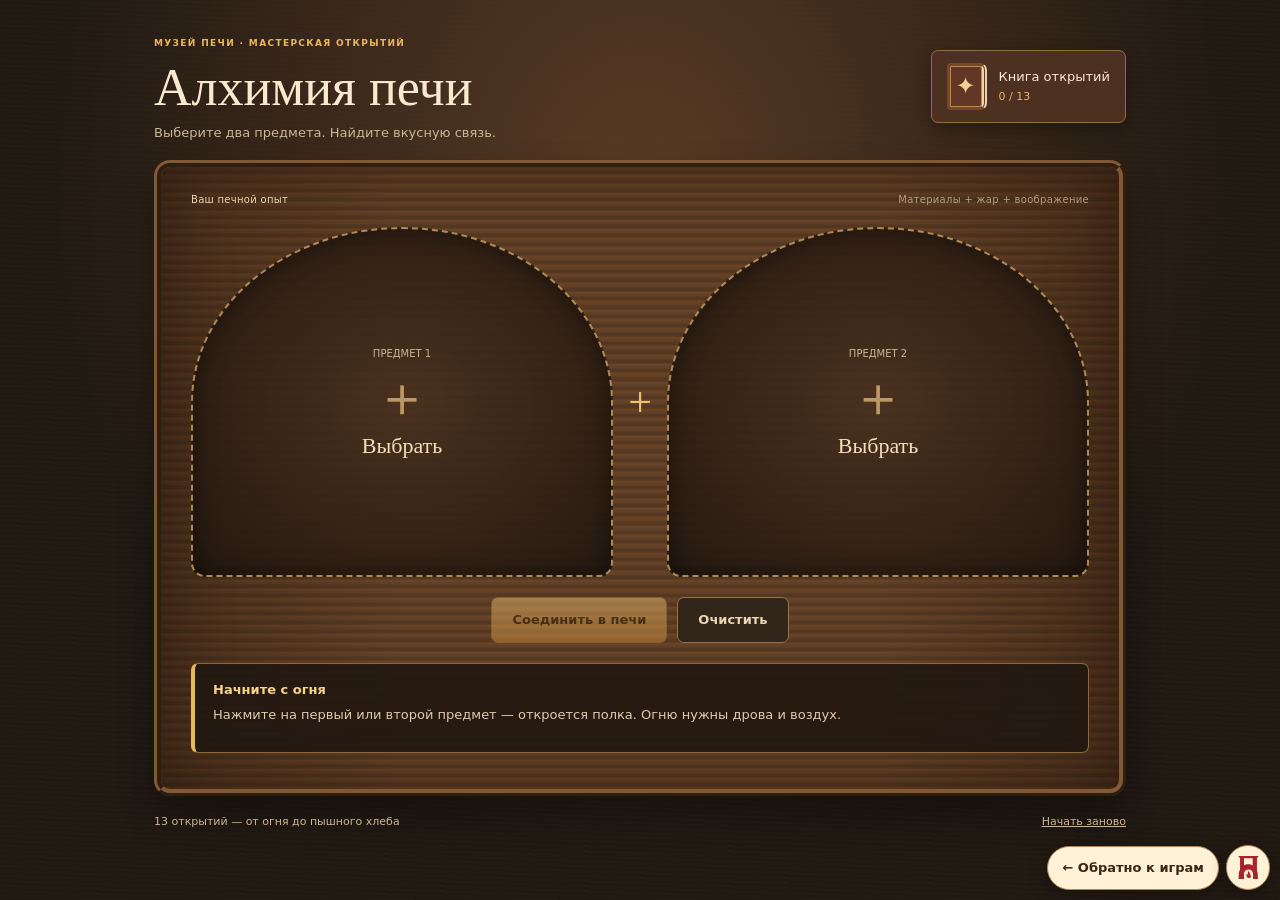
<file: 07-alhimiya-pechi/index.html>
<!doctype html>
<html lang="ru">
<head><meta charset="utf-8"><meta name="viewport" content="width=device-width,initial-scale=1,viewport-fit=cover"><title>Алхимия печи — мастерская открытий</title><link rel="icon" href="favicon.svg"><link rel="stylesheet" href="alchemy.css"><script src="alchemy-data.js" defer></script><script src="alchemy.js" defer></script></head>
<body data-pech-fit>
<main class="alchemy-app">
<header><div><span class="eyebrow">Музей Печи · мастерская открытий</span><h1>Алхимия печи</h1><p>Выберите два предмета. Найдите вкусную связь.</p></div><button id="openBook" class="book-button"><span class="mini-book" aria-hidden="true">✦</span><span>Книга открытий<small id="counter">0 / 13</small></span></button></header>
<section class="workbench">
<div class="lab-heading"><span>Ваш печной опыт</span><span>Материалы + жар + воображение</span></div>
<div class="ingredients"><button id="slotA" class="ingredient" aria-label="Выбрать первый предмет"></button><span class="plus" aria-hidden="true">+</span><button id="slotB" class="ingredient" aria-label="Выбрать второй предмет"></button></div>
<div class="controls"><button id="combine" class="primary" disabled>Соединить в печи</button><button id="clear" class="secondary">Очистить</button></div>
<div id="result" class="result" role="status"><strong>Начните с огня</strong><p>Нажмите на первый или второй предмет — откроется полка. Огню нужны дрова и воздух.</p></div>
</section><div class="footnote"><span>13 открытий — от огня до пышного хлеба</span><button id="restart" class="text-button">Начать заново</button></div>
</main>
<dialog id="picker" aria-labelledby="pickerTitle"><div class="picker-head"><div><span class="eyebrow">Полка алхимика</span><h2 id="pickerTitle">Выберите первый предмет</h2></div><button class="close" data-close="picker" aria-label="Закрыть полку">×</button></div><p class="picker-note">Новые открытия тоже появляются здесь — используйте их в следующих опытах.</p><div id="items" class="item-grid"></div></dialog>
<dialog id="book" aria-labelledby="bookTitle"><div class="book-cover"><div class="book-paper"><div class="book-heading"><div><span class="eyebrow">Записки у тёплого очага</span><h2 id="bookTitle">Книга открытий</h2></div><button class="close" data-close="book" aria-label="Закрыть книгу">×</button></div><div id="bookEntries"></div><div class="book-pagination"><button id="bookPrev" aria-label="Предыдущая страница">←</button><span id="bookPage"></span><button id="bookNext" aria-label="Следующая страница">→</button></div></div></div></dialog>
<dialog id="resetDialog" aria-labelledby="resetTitle"><div class="reset-card"><h2 id="resetTitle">Очистить книгу открытий?</h2><p>Все 13 открытий можно будет разгадать заново.</p><button id="cancelReset" class="secondary">Сохранить открытия</button><button id="confirmReset" class="primary">Начать заново</button></div></dialog>
<script src="../shared/museum-promo.js?v=3"></script><script src="../shared/embed-height.js?v=3"></script>
</body></html>
</file>
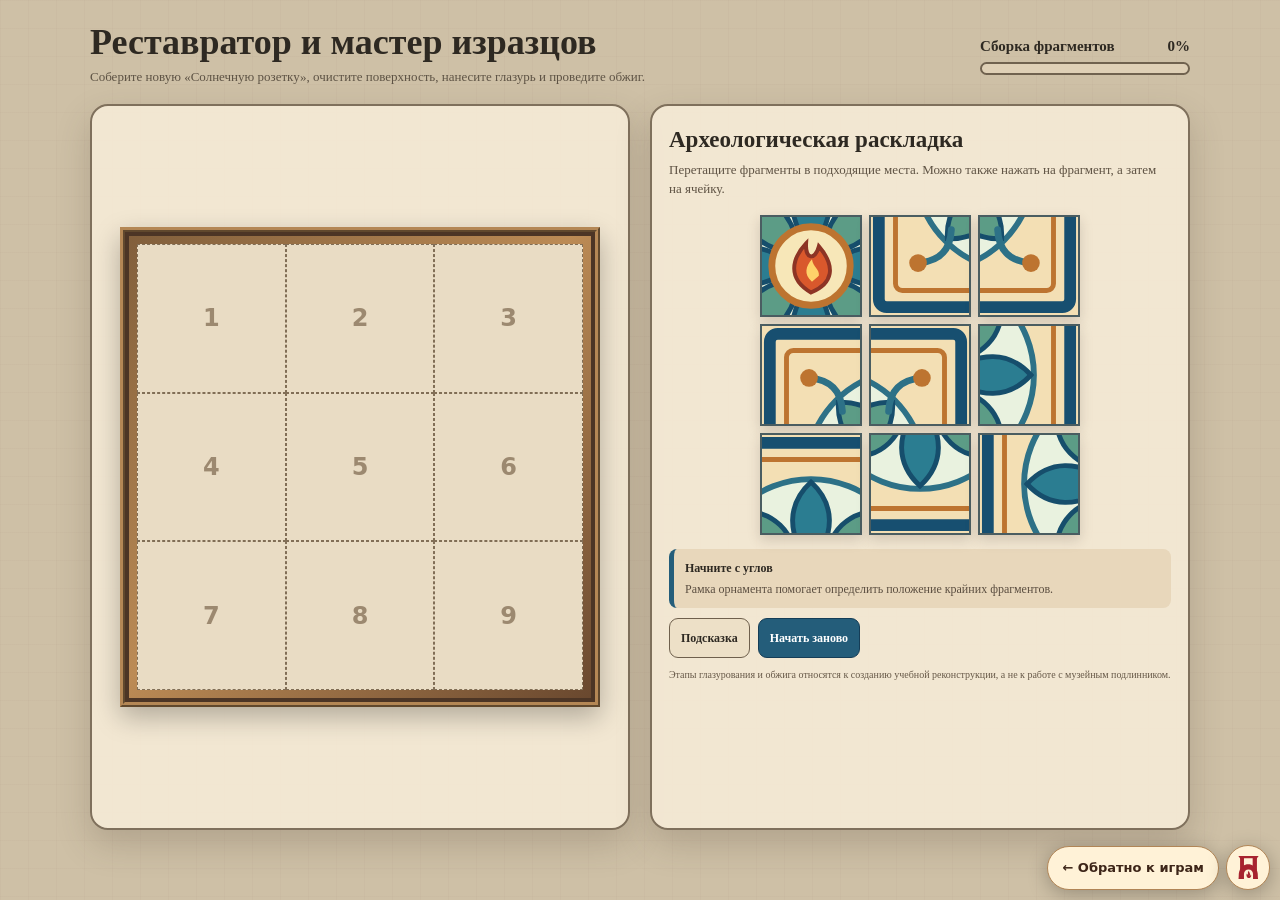
<file: 08-restavrator-izraztsov/index.html>
<!doctype html>
<html lang="ru">
<head>
  <meta charset="utf-8">
  <meta name="viewport" content="width=device-width,initial-scale=1">
  <title>Реставратор и мастер изразцов</title>
  <style>
    :root{--wall:#cec0a6;--paper:#f5ead4;--ink:#2e2922;--blue:#245d7a;--blue2:#153d57;--gold:#b77932;--line:#796a55;--ok:#4b7b61;--bad:#9e493d}
    *{box-sizing:border-box}body{margin:0;min-height:100vh;background:linear-gradient(90deg,#b7a78f22 1px,transparent 1px),linear-gradient(#b7a78f22 1px,transparent 1px),var(--wall);background-size:28px 28px;color:var(--ink);font:16px/1.45 Georgia,"Times New Roman",serif}
    button{font:inherit}.wrap{width:min(1120px,calc(100% - 24px));margin:auto;padding:28px 0 46px}header{display:flex;justify-content:space-between;align-items:end;gap:18px;margin-bottom:18px}h1{font-size:clamp(30px,5vw,50px);line-height:1;margin:0}header p{margin:8px 0 0;color:#5d5244}.progress-wrap{min-width:210px}.progress-label{display:flex;justify-content:space-between;font-weight:700;margin-bottom:5px}.progress{height:13px;border:2px solid #70624f;background:#dfd0b6;border-radius:99px;overflow:hidden}.progress i{display:block;height:100%;width:0;background:linear-gradient(90deg,var(--blue),#4d91aa);transition:width .3s}
    .layout{display:grid;grid-template-columns:minmax(340px,1fr) minmax(280px,.72fr);gap:20px}@media(max-width:820px){header{align-items:start;flex-direction:column}.progress-wrap{width:100%}.layout{grid-template-columns:1fr}}
    .panel{background:#f6ead5ed;border:2px solid #7f705c;border-radius:18px;box-shadow:0 14px 34px #44372935}.workspace{padding:18px}.frame{--glaze-level:.65;position:relative;width:min(560px,100%);aspect-ratio:1;margin:auto;padding:22px;background:linear-gradient(135deg,#805e3b,#bc8b55 48%,#68472e);border:7px ridge #b48755;box-shadow:inset 0 0 0 4px #4c3525,0 10px 25px #0004;transition:box-shadow .4s}.grid{width:100%;height:100%;display:grid;grid-template-columns:repeat(3,1fr);grid-template-rows:repeat(3,1fr);background:#e5d3b4}.slot{position:relative;border:1px dashed #816e56;background:#e9dcc4;overflow:hidden;display:grid;place-items:center;color:#9c8970;font:700 24px system-ui;cursor:pointer}.slot.correct{border-style:solid;border-color:#4e6e66}.slot.wrong{animation:shake .3s;background:#e3b3a9}@keyframes shake{25%{transform:translateX(-4px)}75%{transform:translateX(4px)}}
    .piece{width:100%;aspect-ratio:1;padding:0;border:2px solid #4a5d61;background:#eadcc2;cursor:grab;overflow:hidden;box-shadow:0 5px 12px #3e30252d;transition:transform .15s,box-shadow .15s}.piece:hover,.piece.selected{transform:translateY(-2px);box-shadow:0 0 0 4px #c69242,0 7px 14px #0003}.piece svg{display:block;width:100%;height:100%;pointer-events:none;transition:filter .3s}.slot .piece{height:100%;border:0;box-shadow:none;cursor:default;transform:none}.frame.glaze-phase .piece svg{filter:saturate(var(--glaze-level)) brightness(1.04)}.frame.finished .piece svg{filter:saturate(1.2) contrast(1.04)}
    .process-layer{position:absolute;inset:29px;pointer-events:none}.dust,.glaze{position:absolute;width:58px;height:44px;border:0;border-radius:50%;cursor:pointer;pointer-events:auto;animation:appear .3s}.dust{background:radial-gradient(ellipse,#685b47e8 0,#82745bbb 50%,transparent 72%);filter:blur(.4px)}.dust:after{content:"очистить";font:700 10px system-ui;color:#fff;text-shadow:0 1px #000}.glaze{background:radial-gradient(circle at 35% 25%,#c2f4ff,#3a8fbd 43%,#174c71 72%);border:3px solid #e4fbff;box-shadow:0 5px 13px #0f4e6b88;color:#fff;font:700 10px system-ui}.glaze:after{content:"глазурь"}.dust:hover,.glaze:hover{transform:scale(1.08)}@keyframes appear{from{opacity:0}}
    .frame.firing{animation:kilnGlow .75s infinite alternate;box-shadow:inset 0 0 55px #ff6d18,0 0 38px #e14718}.frame.firing:after{content:"ОБЖИГ";position:absolute;inset:40%;display:grid;place-items:center;border-radius:50%;background:#5b170dbb;color:#ffe6b0;font:900 18px system-ui;letter-spacing:.12em;z-index:4}@keyframes kilnGlow{to{filter:brightness(1.17)}}
    .side{padding:18px}.side h2{margin:0 0 5px;font-size:22px}.instruction{margin:0 0 14px;color:#5e5243}.tray{display:grid;grid-template-columns:repeat(3,1fr);gap:9px;margin:12px 0 16px}.tray.firing-controls{display:block;padding:14px;border:1px solid #8b7459;border-radius:10px;background:#e9d9bd}.temp-row{display:flex;justify-content:space-between;gap:12px;font-weight:700}.temp-range{width:100%;margin:14px 0}.temp-zone{height:12px;border-radius:99px;background:linear-gradient(90deg,#5b7fa0 0 52%,#5c9b66 52% 76%,#b44e35 76%);margin-bottom:12px}.status{min-height:93px;padding:12px 13px;border-left:5px solid var(--blue);background:#e8d7bb;border-radius:8px}.status strong{display:block;margin-bottom:4px}.status p{margin:0;color:#5b4e40}.actions{display:flex;gap:9px;flex-wrap:wrap;margin-top:14px}.btn{padding:10px 13px;border:1px solid #6f604d;border-radius:9px;background:#ede0c7;color:var(--ink);font-weight:700;cursor:pointer}.btn.primary{background:var(--blue);border-color:var(--blue2);color:#fff}.btn:disabled{opacity:.55;cursor:not-allowed}.certificate{margin-top:15px;padding:15px;border:2px solid var(--gold);border-radius:10px;background:#fff6df;text-align:center}.certificate[hidden]{display:none}.certificate h3{margin:0 0 5px;color:var(--blue2)}.legend{font-size:13px;color:#665847;margin-top:10px}
    @media(max-width:820px){
      body{font-size:12px}.wrap{width:calc(100% - 8px);padding:10px 0 66px}
      header{gap:6px;margin-bottom:8px}h1{font-size:22px}header p{margin-top:3px;font-size:10px;line-height:1.25}.progress-wrap{min-width:0}.progress-label{font-size:10px}.progress{height:9px}
      .layout{grid-template-columns:minmax(0,1fr) minmax(0,.95fr);gap:5px;align-items:start}
      .panel{border-width:1px;border-radius:10px}.workspace{padding:5px}.frame{width:100%;padding:5px;border-width:3px}.slot{font-size:13px}
      .side{padding:6px}.side h2{font-size:13px;line-height:1.1}.instruction{font-size:9px;line-height:1.2;margin-bottom:4px}
      .tray{gap:3px;margin:4px 0}.piece{border-width:1px}.status{min-height:0;padding:5px 6px;border-left-width:3px;font-size:9px;line-height:1.2}.status strong{margin-bottom:2px}
      .actions{gap:3px;margin-top:5px}.btn{padding:5px 4px;border-radius:6px;font-size:9px}.legend{display:none}.certificate{padding:5px;margin-top:5px;font-size:9px}
      .process-layer{inset:8px}.dust,.glaze{width:28px;height:22px}.dust:after,.glaze:after{font-size:7px}.tray.firing-controls{padding:5px}.temp-range{margin:6px 0}.temp-zone{height:7px;margin-bottom:5px}
    }
  </style>
<link rel="stylesheet" href="mobile-v3.css">
</head>
<body data-pech-fit><div class="wrap">
  <header><div><h1>Реставратор и мастер изразцов</h1><p>Соберите новую «Солнечную розетку», очистите поверхность, нанесите глазурь и проведите обжиг.</p></div><div class="progress-wrap"><div class="progress-label"><span id="phase">Сборка фрагментов</span><span id="percent">0%</span></div><div class="progress"><i id="progress"></i></div></div></header>
  <div class="layout">
    <section class="panel workspace"><div class="frame" id="frame"><div class="grid" id="grid"></div><div class="process-layer" id="processLayer"></div></div></section>
    <aside class="panel side"><h2 id="sideTitle">Археологическая раскладка</h2><p class="instruction" id="instruction">Перетащите фрагменты в подходящие места. Можно также нажать на фрагмент, а затем на ячейку.</p><div class="tray" id="tray"></div><div class="status" id="status" aria-live="polite"><strong>Начните с углов</strong><p>Рамка орнамента помогает определить положение крайних фрагментов.</p></div><div class="actions"><button class="btn" id="hint">Подсказка</button><button class="btn primary" id="reset">Начать заново</button></div><div class="certificate" id="certificate" hidden><h3>Изразец готов</h3><div>Изразцовое панно «Солнечная розетка»</div><small>Сборка, очистка, глазурование и обжиг завершены</small></div><div class="legend">Этапы глазурования и обжига относятся к созданию учебной реконструкции, а не к работе с музейным подлинником.</div></aside>
  </div>
</div>
<svg width="0" height="0" aria-hidden="true" style="position:absolute"><defs><g id="tileArtwork">
  <rect width="300" height="300" fill="#f3dfb4"/><rect x="8" y="8" width="284" height="284" rx="8" fill="none" stroke="#174f70" stroke-width="12"/><rect x="25" y="25" width="250" height="250" rx="7" fill="none" stroke="#bd7430" stroke-width="5"/>
  <circle cx="150" cy="150" r="105" fill="#e9f2df" stroke="#2d7187" stroke-width="6"/>
  <path d="M150 48C126 70 124 101 150 132C176 101 174 70 150 48Z" fill="#2b7d91" stroke="#164e6c" stroke-width="5"/>
  <path d="M150 48C126 70 124 101 150 132C176 101 174 70 150 48Z" fill="#5c9c86" stroke="#164e6c" stroke-width="5" transform="rotate(45 150 150)"/>
  <path d="M150 48C126 70 124 101 150 132C176 101 174 70 150 48Z" fill="#2b7d91" stroke="#164e6c" stroke-width="5" transform="rotate(90 150 150)"/>
  <path d="M150 48C126 70 124 101 150 132C176 101 174 70 150 48Z" fill="#5c9c86" stroke="#164e6c" stroke-width="5" transform="rotate(135 150 150)"/>
  <path d="M150 48C126 70 124 101 150 132C176 101 174 70 150 48Z" fill="#2b7d91" stroke="#164e6c" stroke-width="5" transform="rotate(180 150 150)"/>
  <path d="M150 48C126 70 124 101 150 132C176 101 174 70 150 48Z" fill="#5c9c86" stroke="#164e6c" stroke-width="5" transform="rotate(225 150 150)"/>
  <path d="M150 48C126 70 124 101 150 132C176 101 174 70 150 48Z" fill="#2b7d91" stroke="#164e6c" stroke-width="5" transform="rotate(270 150 150)"/>
  <path d="M150 48C126 70 124 101 150 132C176 101 174 70 150 48Z" fill="#5c9c86" stroke="#164e6c" stroke-width="5" transform="rotate(315 150 150)"/>
  <circle cx="150" cy="150" r="40" fill="#f7e7b8" stroke="#bd7430" stroke-width="7"/><path d="M150 177C126 163 130 143 145 127C144 143 154 145 158 130C176 151 172 168 150 177Z" fill="#d9582c" stroke="#8d3425" stroke-width="4"/><path d="M151 166C142 158 145 150 151 143C152 151 159 153 158 160Z" fill="#ffd269"/>
  <path d="M48 53c22 2 33 13 34 34M252 53c-22 2-33 13-34 34M48 247c22-2 33-13 34-34M252 247c-22-2-33-13-34-34" fill="none" stroke="#2d7187" stroke-width="7" stroke-linecap="round"/><circle cx="48" cy="53" r="9" fill="#bd7430"/><circle cx="252" cy="53" r="9" fill="#bd7430"/><circle cx="48" cy="247" r="9" fill="#bd7430"/><circle cx="252" cy="247" r="9" fill="#bd7430"/>
</g></defs></svg>
<script src="../shared/museum-promo.js?v=3"></script>
<script src="../shared/embed-height.js?v=3"></script>
<script>
const FACTS=['Изразец — это не просто плитка: с обратной стороны у него есть коробчатая румпа для крепления в кладке.','Оловянная глазурь давала светлую поверхность, на которой хорошо читалась синяя и многоцветная роспись.','Изразцовое убранство помогало печи стать главным декоративным объектом интерьера.','Перед восстановлением музейный специалист фиксирует положение каждого фрагмента и следы прежних ремонтов.','Потерянные части дополняют так, чтобы новое вмешательство можно было отличить от подлинника.'];
const grid=document.getElementById('grid'),tray=document.getElementById('tray'),status=document.getElementById('status'),processLayer=document.getElementById('processLayer'),frame=document.getElementById('frame'),certificate=document.getElementById('certificate'),progress=document.getElementById('progress'),percent=document.getElementById('percent'),phase=document.getElementById('phase');
let selected=null,dragged=null,placed=0,cleaned=0,glazed=0,mode='assemble',order=[],firingTimer=null,promoTimer=null;
const kiln={temperature:800,held:0,last:0,lastPump:0};
function artPiece(index){const col=index%3,row=Math.floor(index/3);return `<svg viewBox="${col*100} ${row*100} 100 100" role="img" aria-label="Фрагмент изразца ${index+1}">${document.getElementById('tileArtwork').innerHTML}</svg>`}
function shuffle(a){for(let i=a.length-1;i>0;i--){const j=Math.floor(Math.random()*(i+1));[a[i],a[j]]=[a[j],a[i]]}return a}
function makePiece(index){const b=document.createElement('button');b.className='piece';b.dataset.index=index;b.draggable=true;b.innerHTML=artPiece(index);b.setAttribute('aria-label',`Фрагмент ${index+1}`);b.addEventListener('click',()=>selectPiece(b));b.addEventListener('dragstart',e=>{dragged=b;e.dataTransfer.setData('text/plain',String(index))});b.addEventListener('dragend',()=>dragged=null);return b}
function start(){if(firingTimer)clearInterval(firingTimer);clearTimeout(promoTimer);firingTimer=null;document.body.dataset.phase='assemble';selected=null;dragged=null;placed=0;cleaned=0;glazed=0;mode='assemble';certificate.hidden=true;processLayer.innerHTML='';frame.className='frame';frame.style.setProperty('--glaze-level','.65');grid.innerHTML='';tray.className='tray';tray.innerHTML='';order=shuffle([...Array(9).keys()]);for(let i=0;i<9;i++){const slot=document.createElement('div');slot.className='slot';slot.dataset.index=i;slot.textContent=i+1;slot.addEventListener('click',()=>tryPlace(slot,selected));slot.addEventListener('dragover',e=>e.preventDefault());slot.addEventListener('drop',e=>{e.preventDefault();const piece=dragged||tray.querySelector(`[data-index="${e.dataTransfer.getData('text/plain')}"]`);tryPlace(slot,piece)});grid.appendChild(slot)}order.forEach(i=>tray.appendChild(makePiece(i)));document.getElementById('sideTitle').textContent='Археологическая раскладка';document.getElementById('instruction').textContent='Перетащите фрагменты в подходящие места. Можно также нажать на фрагмент, а затем на ячейку.';status.innerHTML='<strong>Начните с углов</strong><p>Рамка орнамента помогает определить положение крайних фрагментов.</p>';phase.textContent='Сборка фрагментов';updateProgress()}
function selectPiece(piece){if(!piece||piece.parentElement!==tray)return;tray.querySelectorAll('.piece').forEach(p=>p.classList.remove('selected'));selected=piece;piece.classList.add('selected');status.innerHTML=`<strong>Фрагмент ${Number(piece.dataset.index)+1} выбран</strong><p>Теперь укажите его место в раме.</p>`}
function tryPlace(slot,piece){if(!piece||slot.querySelector('.piece'))return;const correct=Number(piece.dataset.index)===Number(slot.dataset.index);if(!correct){slot.classList.remove('wrong');void slot.offsetWidth;slot.classList.add('wrong');status.innerHTML='<strong>Не подходит</strong><p>Сравните линии синей рамки и продолжение растительного орнамента.</p>';return}piece.classList.remove('selected');piece.draggable=false;slot.textContent='';slot.classList.add('correct');slot.appendChild(piece);selected=null;dragged=null;placed++;status.innerHTML=`<strong>Фрагмент установлен</strong><p>${FACTS[(placed-1)%FACTS.length]}</p>`;updateProgress();if(placed===9)beginCleaning()}
function setProgress(value){progress.style.width=value+'%';percent.textContent=Math.round(value)+'%'}
function updateProgress(){if(mode==='assemble')setProgress(placed/9*45);if(mode==='clean')setProgress(45+cleaned/7*15);if(mode==='glaze')setProgress(60+glazed/6*20)}
function beginCleaning(){mode='clean';document.body.dataset.phase='clean';phase.textContent='Очистка поверхности';document.getElementById('sideTitle').textContent='Бережная очистка';document.getElementById('instruction').textContent='Нажимайте на тёмные загрязнения мягкой кистью, пока рисунок полностью не откроется.';tray.innerHTML='';status.innerHTML='<strong>Панно собрано</strong><p>Теперь удалите поверхностную пыль. Настоящую поверхность сначала проверяют на устойчивость.</p>';const spots=[[12,15],[58,9],[76,33],[31,44],[9,70],[54,69],[78,78]];spots.forEach((p,i)=>{const b=document.createElement('button');b.className='dust';b.style.left=p[0]+'%';b.style.top=p[1]+'%';b.setAttribute('aria-label',`Загрязнение ${i+1}`);b.addEventListener('click',()=>{b.remove();cleaned++;status.innerHTML=`<strong>Поверхность очищается</strong><p>Удалено загрязнений: ${cleaned} из 7. Работа ведётся от менее заметного участка к центру.</p>`;updateProgress();if(cleaned===7)beginGlazing()});processLayer.appendChild(b)})}
function beginGlazing(){mode='glaze';document.body.dataset.phase='glaze';phase.textContent='Нанесение глазури';frame.classList.add('glaze-phase');document.getElementById('sideTitle').textContent='Глазурование реконструкции';document.getElementById('instruction').textContent='Нанесите глазурь на шесть участков. Цвет станет глубже после обжига.';tray.innerHTML='';status.innerHTML='<strong>Важно</strong><p>Музейный оригинал повторно не глазуруют и не обжигают. Здесь мы создаём учебную реконструкцию нового изразца.</p>';processLayer.innerHTML='';const spots=[[12,12],[57,10],[76,38],[25,42],[12,72],[61,70]];spots.forEach((p,i)=>{const b=document.createElement('button');b.className='glaze';b.style.left=p[0]+'%';b.style.top=p[1]+'%';b.setAttribute('aria-label',`Нанести глазурь, участок ${i+1}`);b.addEventListener('click',()=>{b.remove();glazed++;frame.style.setProperty('--glaze-level',String(.65+glazed/6*.55));status.innerHTML=`<strong>Глазурь нанесена</strong><p>Покрыто участков: ${glazed} из 6. Слой должен быть ровным, без потёков и пропусков.</p>`;updateProgress();if(glazed===6)beginFiring()});processLayer.appendChild(b)})}
function beginFiring(){
  mode='fire';document.body.dataset.phase='fire';phase.textContent='Обжиг с мехами';processLayer.innerHTML='';
  document.getElementById('sideTitle').textContent='Поддерживайте жар';
  document.getElementById('instruction').textContent='Нажимайте на меха. Удержите 900–980 °C непрерывно 10 секунд. Без поддува температура падает.';
  tray.className='tray firing-controls';
  tray.innerHTML='<div class="temp-row"><span>Жар в печи</span><output id="tempValue">800 °C</output></div><div class="kiln-scale"><span class="safe-band"></span><i id="kilnNeedle"></i></div><div class="kiln-labels"><span>800 °C</span><b>900–980 °C</b><span>1050 °C</span></div><button class="bellows" id="bellows" aria-label="Поддуть мехами"><span class="bellows-image" aria-hidden="true"></span><span>Поддувать мехами</span></button><div class="hold-row"><span>В рабочем диапазоне</span><output id="holdValue">0,0 / 10 с</output></div><div class="hold-track"><i id="holdFill"></i></div><p id="kilnMessage" role="status">Нажмите на меха, чтобы начать.</p>';
  kiln.temperature=800;kiln.held=0;kiln.last=performance.now();kiln.lastPump=0;
  document.getElementById('bellows').addEventListener('click',pumpBellows);
  status.innerHTML='<strong>Учебный режим обжига</strong><p>Температура и время здесь условные. Слишком частые нажатия перегревают печь, редкие — дают ей остыть.</p>';setProgress(80);renderKiln();
}
function pumpBellows(){
  if(!['fire','firing'].includes(mode))return;
  const now=performance.now();if(now-kiln.lastPump<140)return;
  if(mode==='fire'){mode='firing';kiln.last=now;firingTimer=setInterval(tickKiln,100);}
  else advanceKiln(now);
  if(mode==='done')return;
  kiln.lastPump=now;kiln.temperature=Math.min(1100,kiln.temperature+23);
  if(kiln.temperature>980||kiln.temperature<900)kiln.held=0;
  frame.classList.add('firing');renderKiln();
}
function advanceKiln(now){
  const dt=Math.max(0,(now-kiln.last)/1000);kiln.last=now;
  const before=kiln.temperature;kiln.temperature=Math.max(650,kiln.temperature-14*dt);
  if(document.hidden){kiln.held=0;return;}
  if(before>=900&&before<=980&&kiln.temperature>=900&&kiln.temperature<=980)kiln.held+=dt;
  else kiln.held=0;
}
function tickKiln(){if(mode!=='firing')return;advanceKiln(performance.now());renderKiln();if(kiln.held>=10){clearInterval(firingTimer);firingTimer=null;finish();}}
function renderKiln(){
  if(!document.getElementById('tempValue'))return;
  document.getElementById('tempValue').textContent=Math.round(kiln.temperature)+' °C';
  document.getElementById('kilnNeedle').style.left=Math.max(0,Math.min(100,(kiln.temperature-800)/250*100))+'%';
  document.getElementById('holdValue').textContent=Math.min(10,kiln.held).toFixed(1).replace('.',',')+' / 10 с';
  document.getElementById('holdFill').style.width=Math.min(100,kiln.held*10)+'%';
  const inRange=kiln.temperature>=900&&kiln.temperature<=980;
  tray.classList.toggle('in-range',inRange);tray.classList.toggle('overheated',kiln.temperature>980);
  const message=mode==='fire'?'Нажмите на меха, чтобы начать.':kiln.temperature>980?'Перегрев! Подождите: печь должна остыть. Отсчёт сброшен.':kiln.temperature<900?'Поддуйте мехами: жар ниже нормы. Отсчёт начнётся заново.':'Хороший жар! Поддерживайте его редкими нажатиями.';
  const label=document.getElementById('kilnMessage');if(label.textContent!==message)label.textContent=message;
  setProgress(80+Math.min(10,kiln.held)*2);
}
function finish(){
  mode='done';document.body.dataset.phase='done';frame.classList.remove('firing','glaze-phase');frame.classList.add('finished');phase.textContent='Изразец готов';setProgress(100);
  certificate.hidden=false;tray.innerHTML='<div class="finished-mark">✓<strong>10 секунд точного жара</strong><p>Обжиг завершён. После охлаждения готовой реконструкцией можно любоваться.</p></div>';
  status.innerHTML='<strong>Учебная реконструкция завершена</strong><p>Вы собрали, очистили, глазуровали и обожгли изразец.</p>';
  promoTimer=setTimeout(()=>{if(mode==='done')showMuseumPromo('Изразец готов!');},700);
}
document.getElementById('hint').addEventListener('click',()=>{if(mode==='assemble'){const piece=selected||tray.querySelector('.piece');if(piece){selectPiece(piece);status.innerHTML=`<strong>Подсказка</strong><p>Фрагмент ${Number(piece.dataset.index)+1} относится к ячейке ${Number(piece.dataset.index)+1}. В полной версии цифровые номера можно убрать.</p>`}}else if(mode==='clean'){const target=processLayer.querySelector('.dust');if(target){target.style.boxShadow='0 0 0 7px #e3bc51';setTimeout(()=>target.style.boxShadow='',1200)}}else if(mode==='glaze'){const target=processLayer.querySelector('.glaze');if(target){target.style.boxShadow='0 0 0 7px #e3bc51';setTimeout(()=>target.style.boxShadow='',1200)}}else if(mode==='fire'||mode==='firing'){status.innerHTML='<strong>Ритм мехов</strong><p>После разогрева поддувайте примерно раз в полторы секунды. Следите за диапазоном 900–980 °C. Выход из него обнуляет 10-секундную выдержку.</p>'}});document.getElementById('reset').addEventListener('click',start);start();
</script></body></html>
</file>
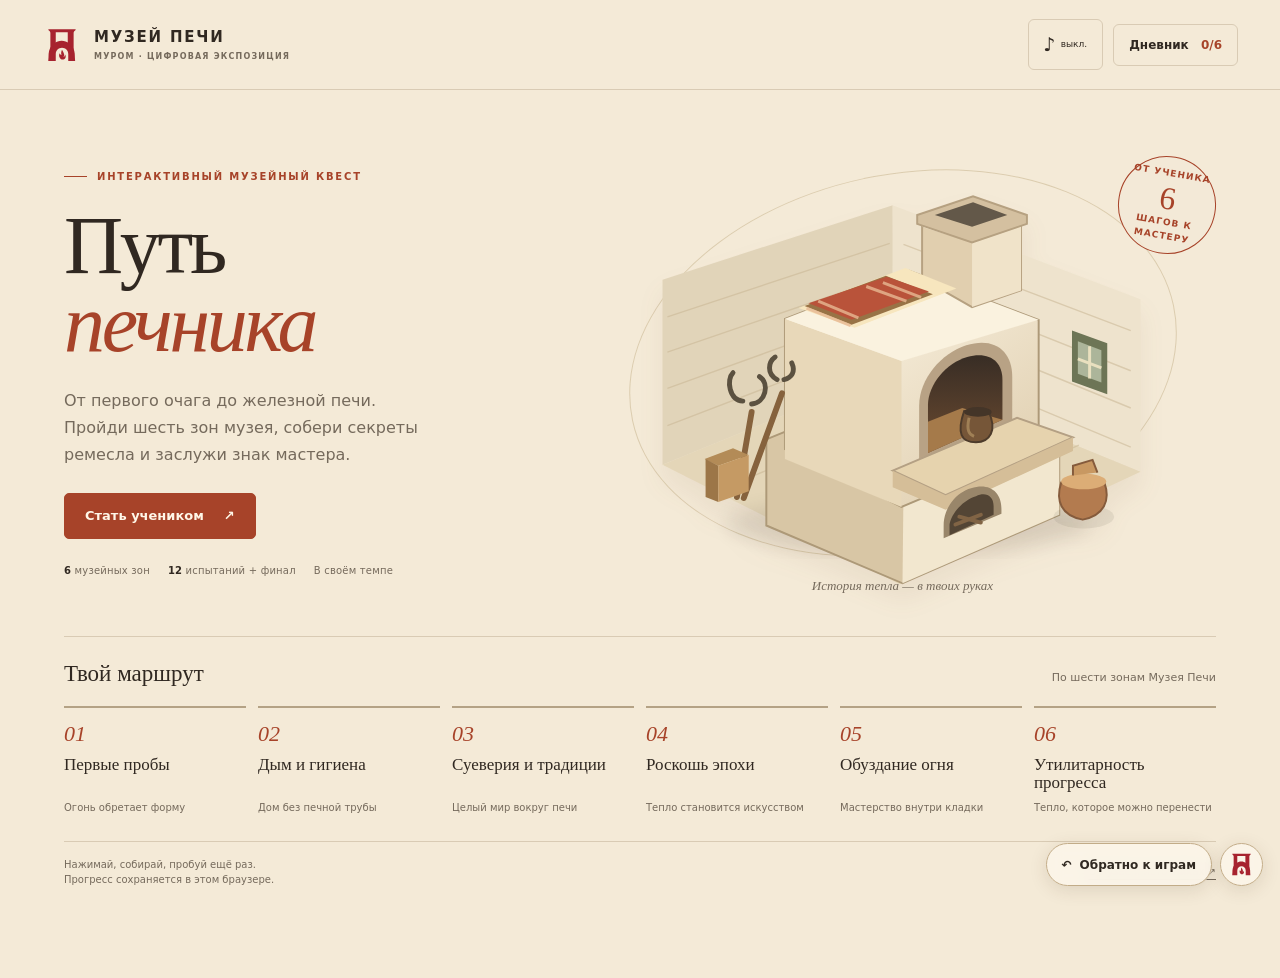
<file: 09-put-pechnika/index.html>
<!doctype html>
<html lang="ru">
<head>
  <meta charset="utf-8">
  <meta name="viewport" content="width=device-width, initial-scale=1, viewport-fit=cover">
  <meta name="theme-color" content="#f4ead7">
  <meta name="description" content="Пройдите шесть зон Музея Печи: соберите очаг, найдите путь дыма, восстановите изразец и станьте мастером печного дела.">
  <title>Путь печника — квест Музея Печи</title>
  <link rel="icon" href="assets/emblem.svg" type="image/svg+xml">
  <link rel="stylesheet" href="style.css">
  <script src="content.js" defer></script>
  <script src="game.js" defer></script>
</head>
<body>
  <a class="skip-link" href="#main">К игре</a>
  <header class="topbar">
    <a class="brand" href="https://pechmuseum.ru" target="_blank" rel="noopener noreferrer"><img src="assets/museum-logo.svg" alt="" width="40" height="40"><span>МУЗЕЙ ПЕЧИ<small>МУРОМ · ЦИФРОВАЯ ЭКСПОЗИЦИЯ</small></span></a>
    <div class="top-actions"><button id="sound" class="icon-button" aria-pressed="false" aria-label="Включить звуки" title="Звуки">♪<span class="sound-mark">выкл.</span></button><button id="journal" class="subtle-button">Дневник <span id="journal-count">0/6</span></button></div>
  </header>
  <main id="main" tabindex="-1"></main>
  <nav class="floating-nav" aria-label="Навигация музея"><a id="back-link" href="../index.html">↶ <span>Обратно к играм</span></a><a class="museum-link" href="https://pechmuseum.ru" target="_blank" rel="noopener noreferrer" aria-label="Открыть сайт Музея Печи в новой вкладке"><img src="assets/museum-logo.svg" alt="Музей Печи"></a></nav>
  <dialog id="modal" aria-labelledby="modal-title"><div class="modal-inner"><button class="close-button" id="modal-close" aria-label="Закрыть окно">×</button><div id="modal-content"></div></div></dialog>
  <div class="sr-only" id="announcement" aria-live="polite" aria-atomic="true"></div>
  <noscript><p class="no-script">Для прохождения квеста включите JavaScript в браузере.</p></noscript>
</body>
</html>
</file>
<file: 07-alhimiya-pechi/alchemy.css>
:root{color-scheme:dark;--ink:#f9eacf;--muted:#cbb697;--gold:#e8b85e;--line:#795635}*{box-sizing:border-box}html,body{height:100%;margin:0;overflow:hidden}body{color:var(--ink);font:15px/1.5 system-ui,sans-serif;background:radial-gradient(ellipse at 50% 20%,#593b25,transparent 65%),repeating-linear-gradient(2deg,#201912 0 3px,#241b13 4px 5px)}button{font:inherit;cursor:pointer;touch-action:manipulation}button:disabled{opacity:.45;cursor:default}button:focus-visible{outline:3px solid #f1c667;outline-offset:3px}.alchemy-app{height:var(--pech-viewport-height,100dvh);max-width:1020px;padding:30px 24px 70px;margin:auto;display:flex;flex-direction:column;gap:18px}header{display:flex;justify-content:space-between;align-items:center;gap:16px;flex-shrink:0}h1{font:52px/1 Georgia,serif;margin:9px 0}header p{font-size:13px;color:var(--muted);margin:0}.eyebrow{text-transform:uppercase;letter-spacing:.15em;font-size:9px;color:var(--gold);font-weight:700}.book-button{display:flex;gap:12px;align-items:center;background:#4c3020;border:1px solid #956b3f;border-radius:7px;padding:12px 15px;color:var(--ink);text-align:left;box-shadow:0 7px 18px #0005;font-size:13px;flex-shrink:0}.book-button small{display:block;font-size:11px;color:var(--gold);margin-top:3px}.mini-book{display:grid;place-items:center;width:40px;height:47px;border:3px solid #754827;border-right:5px double #ead5ac;border-radius:4px 7px 7px 4px;background:#623726;box-shadow:inset 0 0 0 1px #bd8752;color:#efd18e;font-size:24px}.workbench{min-height:0;flex:1;display:flex;flex-direction:column;gap:20px;padding:25px 30px;background:linear-gradient(90deg,#170d0755,transparent 25% 75%,#170d0755),repeating-linear-gradient(0deg,#684326 0 2px,#553821 3px 6px,#604027 7px 9px);border:7px ridge #825933;border-radius:16px;box-shadow:inset 0 0 65px #20100880,0 18px 35px #0005}.lab-heading{display:flex;justify-content:space-between;gap:10px;font-size:10px;color:#f0d7b4;letter-spacing:.03em}.lab-heading span:last-child{opacity:.65}.ingredients{display:grid;grid-template-columns:1fr 54px 1fr;align-items:center;flex:1;min-height:0;max-height:350px}.ingredient{height:100%;min-height:0;display:flex;flex-direction:column;align-items:center;justify-content:center;gap:8px;border:2px dashed #af8955;border-radius:50% 50% 14px 14px;background:radial-gradient(ellipse,#47301ee0,#20160fea);color:#f6ddba;padding:12px;box-shadow:inset 0 0 25px #0007}.ingredient.filled{border-style:solid;border-color:#e4b76a}.ingredient small{font-size:10px;color:var(--muted)}.ingredient strong{font:22px Georgia,serif}.empty-mark{font:56px/1 Georgia,serif;color:#bd9867}.ingredient .alchemy-icon{width:min(150px,80%);height:auto;aspect-ratio:1;border-radius:14px;box-shadow:0 6px 20px #0006}.plus{font:42px Georgia,serif;text-align:center;color:#f0c173}.alchemy-icon{display:inline-block;width:64px;height:64px;flex-shrink:0;background-image:url('alchemy-atlas.png');background-size:600% 400%;background-repeat:no-repeat;border-radius:9px}.controls{display:flex;gap:10px;justify-content:center;flex-shrink:0}.primary,.secondary{border:1px solid #b88845;border-radius:7px;padding:12px 20px;min-height:45px;background:linear-gradient(#f3c877,#d49542);color:#34200b;font-weight:800;font-size:13px}.secondary{background:#32251a;color:#ead6b4;border-color:#967348}.result{flex-shrink:0;min-height:90px;padding:16px 18px;background:#221810e8;border:1px solid #8e653d;border-radius:7px;border-left:4px solid var(--gold);font-size:13px;line-height:1.55}.result strong{display:flex;gap:10px;align-items:center;color:#f9d28a}.result p{margin:5px 0 0;color:#e0caac}.result.success{border-left-color:#b8c984}.result .alchemy-icon{width:42px;height:42px}.footnote{display:flex;justify-content:space-between;gap:10px;font-size:11px;color:var(--muted);flex-shrink:0}.text-button{background:none;border:0;color:var(--muted);text-decoration:underline;font-size:11px;padding:0}
dialog{position:fixed;inset:0;margin:auto;border:1px solid #ad8753;border-radius:13px;background:#2c2017;color:var(--ink);width:min(800px,calc(100% - 24px));max-height:calc(100dvh - 30px);padding:22px;box-shadow:0 20px 100px #000b;overflow:auto}dialog::backdrop{background:#160e09d9;backdrop-filter:blur(5px)}.picker-head,.book-heading{display:flex;align-items:center;justify-content:space-between;gap:15px}.picker-head h2{font:28px Georgia,serif;margin:5px 0}.close{width:39px;height:39px;flex-shrink:0;border:1px solid #a1835f;border-radius:50%;background:#e9d7b5;color:#4e3422;font-size:26px;line-height:1}.picker-note{font-size:12px;color:var(--muted);margin:8px 0 18px}.item-grid{display:grid;grid-template-columns:repeat(6,minmax(0,1fr));gap:10px}.item{min-width:0;padding:8px 5px;background:#442e1e;border:1px solid #987141;border-radius:7px;display:flex;align-items:center;flex-direction:column;gap:7px;color:#f2e2c9;font-size:11px;line-height:1.25;text-align:center}.item .alchemy-icon{width:100%;height:auto;aspect-ratio:1}.item:hover{border-color:#f2c976;background:#5a3a21}.item[aria-pressed=true]{outline:2px solid var(--gold)}
#book{width:min(950px,calc(100% - 20px));padding:0;background:#573421;color:#493524;border:6px solid #6a432c;max-height:calc(100dvh - 24px)}.book-cover{padding:6px;background:linear-gradient(90deg,#5e3521,#ad8250 2%,#754a2c 98%,#4e2a1c)}.book-paper{padding:22px 26px 15px;background:linear-gradient(90deg,#cbb991 0,#eee0bd 3%,#f9efd4 48%,#e4d3b0 100%);border-radius:3px;box-shadow:inset 8px 0 11px #6f4e3c4a}.book-heading{border-bottom:2px solid #a08a66;padding-bottom:12px}.book-heading h2{font:33px Georgia,serif;margin:3px 0 0}.book-heading .eyebrow{color:#92703e}.book-entry{display:flex;align-items:flex-start;gap:14px;padding:13px 0;border-bottom:1px solid #b8a27c;break-inside:avoid}.book-entry .alchemy-icon{width:66px;height:66px;margin-top:3px;box-shadow:0 3px 10px #5e372924}.book-entry.locked .alchemy-icon{filter:grayscale(.9);opacity:.45}.book-entry-text{flex:1;min-width:0;background:repeating-linear-gradient(transparent 0 25px,#b5a17d44 25px 26px);font:14px/26px Georgia,serif}.book-entry h3{font:700 15px/26px Georgia,serif;margin:0;color:#583b24}.book-entry p{margin:0}.entry-hint{border:1px solid #b7a078;border-radius:4px;padding:4px 8px;background:#ebdbb6;color:#674e2d;font-size:11px;min-height:32px}.hint-text{color:#784b21;font-size:12px;line-height:1.65;padding:6px 0}.book-pagination{display:flex;justify-content:space-between;align-items:center;margin-top:16px;font:italic 12px Georgia,serif;color:#816c4c}.book-pagination button{background:#e3cea3;border:1px solid #ae946a;border-radius:4px;min-width:44px;min-height:35px;color:#594225}.reset-card h2{font:25px Georgia,serif;margin-top:0}.reset-card p{font-size:13px}.reset-card button{margin-top:8px}
@media(max-width:650px){.alchemy-app{padding:16px 12px 68px;gap:12px}h1{font-size:34px;margin:7px 0}header p{font-size:11px}.eyebrow{font-size:7px;letter-spacing:.09em}.book-button{padding:9px;gap:7px;font-size:10px}.mini-book{width:29px;height:36px;font-size:19px}.book-button small{font-size:10px}.workbench{padding:15px 12px;border-width:5px;gap:14px}.lab-heading{font-size:10px}.lab-heading span:last-child{display:none}.ingredients{grid-template-columns:minmax(0,1fr) 30px minmax(0,1fr);max-height:none;min-height:140px}.ingredient{padding:10px 7px;border-radius:48% 48% 10px 10px}.ingredient strong{font-size:17px}.ingredient small{font-size:9px}.ingredient .alchemy-icon{width:min(120px,90%)}.plus{font-size:28px}.empty-mark{font-size:45px}.primary,.secondary{font-size:12px;padding:10px 12px;min-height:42px}.result{padding:12px;font-size:12px;min-height:95px}.footnote{font-size:9px;line-height:1.3}.text-button{font-size:9px}.item-grid{grid-template-columns:repeat(4,minmax(0,1fr));gap:7px}.item{font-size:10px;padding:5px;gap:5px}.picker-head h2{font-size:22px}.picker-note{font-size:11px}.close{width:34px;height:34px}dialog{padding:15px}.book-paper{padding:16px 14px 12px}.book-heading h2{font-size:26px}.book-entry{gap:10px;padding:11px 0}.book-entry .alchemy-icon{width:54px;height:54px}.book-entry-text{font-size:12px;line-height:23px;background-size:auto}.book-entry h3{font-size:14px;line-height:23px}.hint-text{font-size:11px}.entry-hint{font-size:10px}.book-pagination{margin-top:10px}}
@media(max-height:660px){.alchemy-app{padding-top:9px;gap:8px}h1{font-size:29px}.workbench{gap:10px;padding:12px}.ingredients{min-height:100px}.result{min-height:72px;font-size:11px}.ingredient .alchemy-icon{width:80px}.footnote{display:none}header p{max-width:185px}.lab-heading{display:none}}
@media(prefers-reduced-motion:reduce){*{animation:none!important;transition:none!important}}
</file>
<file: 08-restavrator-izraztsov/mobile-v3.css>
html,body{height:100%;overflow:hidden}body{font-size:15px}.wrap{height:var(--pech-viewport-height,100dvh);max-width:1100px;width:calc(100% - 32px);padding:24px 0 70px;display:flex;flex-direction:column;gap:17px}header{margin:0;flex-shrink:0;align-items:center}h1{font-size:36px}header p{font-size:13px;max-width:650px}.layout{flex:1;min-height:0;grid-template-columns:minmax(0,1fr) minmax(0,1fr);gap:20px;align-items:stretch}.workspace{display:flex;align-items:center;padding:16px}.frame{width:min(100%,480px);padding:12px;border-width:5px;aspect-ratio:1;flex:none}.grid{grid-template-columns:repeat(3,minmax(0,1fr));grid-template-rows:repeat(3,minmax(0,1fr));min-width:0;min-height:0}.slot{min-height:0;min-width:0;padding:0;overflow:hidden}.piece{display:block;min-height:0;min-width:0;line-height:0;aspect-ratio:1;position:relative}.piece svg{width:100%;height:100%;display:block;overflow:hidden}.slot .piece{position:absolute;inset:0;width:100%;height:100%;aspect-ratio:1}.side{padding:17px;display:flex;flex-direction:column;min-height:0;overflow:auto}.tray{grid-template-columns:repeat(3,minmax(0,1fr));grid-template-rows:repeat(3,minmax(0,1fr));width:min(100%,320px);aspect-ratio:1;gap:7px;margin:7px auto 14px;flex-shrink:0}.tray:empty{display:none}.side h2{font-size:23px}.instruction{font-size:13px;margin-bottom:9px}.status{font-size:12px;min-height:0;padding:11px;line-height:1.4}.actions{margin-top:10px;gap:8px}.btn{font-size:12px;min-height:40px;padding:8px 11px}.legend{font-size:10px;line-height:1.4}.certificate{padding:9px;margin-top:10px;font-size:12px}.certificate h3{font-size:18px}.process-layer{inset:17px}.dust,.glaze{width:46px;height:36px}.frame.firing:after{display:none}.tray.firing-controls{display:block;aspect-ratio:auto;width:100%;padding:15px;margin:8px 0;flex-shrink:0;background:#e8d4b0;border:1px solid #ac8655}.temp-row{font-size:16px;align-items:baseline}.temp-row output{font:bold 24px Georgia,serif;color:#8b4729}.kiln-scale{position:relative;margin:13px 4px 5px;height:19px;border-radius:20px;background:linear-gradient(90deg,#85a7b0,#b3c9a4 40%,#85a660 40% 72%,#ce995f 72%,#bb5f45);border:1px solid #8b7e63}.safe-band{position:absolute;left:40%;width:32%;inset-block:-2px;border:2px solid #4e7334;border-radius:3px}.kiln-scale i{position:absolute;top:-6px;bottom:-6px;left:0;width:3px;background:#30291f;box-shadow:0 0 0 1px #f7e9ce}.kiln-labels{display:flex;justify-content:space-between;font-size:10px;color:#6d593e}.kiln-labels b{color:#4b672e}.bellows{display:flex;align-items:center;justify-content:center;gap:12px;margin:12px auto;width:100%;min-height:92px;border:2px solid #8b633a;border-radius:12px;background:linear-gradient(#f7e8cd,#d7b883);font:bold 15px Georgia,serif;color:#56351d;touch-action:manipulation;user-select:none;-webkit-user-select:none;cursor:pointer}.bellows:active{transform:scale(.96);background:#cda76d}.bellows-image{display:block;width:76px;height:76px;background:url('../07-alhimiya-pechi/alchemy-atlas.png') 20% 0/600% 400%;border-radius:12px;pointer-events:none}.hold-row{display:flex;justify-content:space-between;gap:8px;font-size:11px}.hold-row output{font-weight:800}.hold-track{height:8px;background:#c4b38e;border-radius:9px;overflow:hidden;margin-top:6px}.hold-track i{display:block;height:100%;width:0;background:#597a3f}#kilnMessage{font-size:11px;line-height:1.4;min-height:31px;margin:9px 0 0;color:#735231}.in-range #kilnMessage{color:#3a602e}.overheated #kilnMessage{color:#9b3422}.finished-mark{text-align:center;font-size:40px;color:#527041}.finished-mark strong{font-size:20px;display:block}.finished-mark p{font-size:12px;line-height:1.5;color:#5f503c}.side:has(.finished-mark){justify-content:center}.side:has(.finished-mark) .tray{aspect-ratio:auto;display:block}.side:has(.finished-mark) .instruction{display:none}button:focus-visible{outline:3px solid #367a9a;outline-offset:2px}
@media(max-width:700px){.wrap{width:calc(100% - 20px);padding:12px 0 66px;gap:10px}header{gap:8px;align-items:stretch;flex-direction:column}h1{font-size:25px;line-height:1.05}header p{font-size:10px;line-height:1.35;margin-top:5px}.progress-wrap{width:100%;min-width:0}.progress-label{font-size:10px;margin-bottom:4px}.progress{height:8px}.layout{display:grid;grid-template-columns:minmax(0,1fr) minmax(0,1fr);grid-template-rows:auto minmax(0,1fr);gap:8px;align-items:start}.workspace{padding:5px;grid-column:1;grid-row:1;min-width:0;border-radius:8px}.frame{width:100%;padding:5px;border-width:3px;box-shadow:inset 0 0 0 2px #4c3525}.process-layer{inset:8px}.side{display:contents}.tray{grid-column:2;grid-row:1;aspect-ratio:1;gap:4px;width:100%;margin:0;max-height:none}.piece{border-width:1px}.side h2{grid-column:1/-1;grid-row:2;font-size:17px;margin:4px 0 0;padding:0 2px;align-self:start}.instruction{grid-column:1/-1;font-size:11px;line-height:1.4;margin:0;padding:0 2px}.status{grid-column:1/-1;min-height:0;font-size:11px;padding:9px 10px;line-height:1.4;align-self:start}.actions{grid-column:1/-1;margin:0;gap:7px;align-self:start}.btn{font-size:11px;padding:8px 11px;min-height:37px}.certificate{grid-column:1/-1;font-size:11px;padding:7px;margin:0}.certificate h3{font-size:17px}.legend{display:none}.dust,.glaze{width:27px;height:25px}.dust:after,.glaze:after{font-size:6px}.slot{font-size:15px}
  .layout{grid-template-rows:auto auto auto auto auto;align-content:start}
  body[data-phase=clean] .workspace,body[data-phase=glaze] .workspace,body[data-phase=done] .workspace{grid-column:1/-1;width:min(58vw,calc(var(--pech-viewport-height,100dvh) * .35));justify-self:center}
  body[data-phase=fire] .workspace{grid-column:1;grid-row:1;align-self:center}
  body[data-phase=fire] .side h2{grid-column:1/-1;grid-row:2;margin:0;font-size:16px}
  body[data-phase=fire] .tray.firing-controls{grid-column:2;grid-row:1;padding:8px;margin:0;align-self:start}
  .temp-row{font-size:10px;gap:4px}.temp-row output{font-size:20px}.kiln-scale{height:13px;margin:10px 2px 4px}.kiln-labels{font-size:7px}.bellows{min-height:90px;flex-direction:column;gap:3px;padding:5px;margin:9px 0;font-size:11px}.bellows-image{width:62px;height:62px}.hold-row{font-size:8px;flex-direction:column;gap:2px}.hold-row output{font-size:12px}.hold-track{height:7px}#kilnMessage{font-size:9px;min-height:35px;margin-top:6px}.tray.firing-controls .safe-band{border-width:1px}.finished-mark{font-size:25px}.finished-mark strong{font-size:16px}.finished-mark p{font-size:10px;margin:4px 0}.side:has(.finished-mark) .tray{grid-column:1/-1;grid-row:auto}.side:has(.finished-mark) h2{display:none}
}
@media(max-height:670px) and (max-width:700px){h1{font-size:21px}header p{font-size:9px}.wrap{padding-top:7px;gap:7px}.layout{gap:6px}.instruction,.status{font-size:10px}.status{padding:7px}.btn{min-height:32px;padding:6px 9px;font-size:10px}.certificate{display:none}.bellows{min-height:76px}.bellows-image{width:50px;height:50px}.side h2{font-size:15px}}
@media(prefers-reduced-motion:reduce){*{animation:none!important;transition:none!important}}
</file>
<file: 09-put-pechnika/style.css>
@charset "UTF-8";
:root{color-scheme:light;--paper:#f4ead7;--light:#fffaf0;--ink:#302821;--muted:#756a5c;--line:#d9cbb4;--rust:#a74329;--rust-dark:#84331f;--olive:#626e49;--sand:#e9dcc4;--serif:Georgia,'Times New Roman',serif;--sans:system-ui,-apple-system,'Segoe UI',sans-serif}
*{box-sizing:border-box}body{margin:0;color:var(--ink);background:var(--paper);font:15px/1.5 var(--sans);background-image:radial-gradient(#a18c7021 .6px,transparent .6px);background-size:6px 6px}button,input{font:inherit}button,a,input{-webkit-tap-highlight-color:transparent}button,a{touch-action:manipulation}button{cursor:pointer}button:disabled{cursor:default}a{color:inherit}button{color:inherit}button:focus-visible,a:focus-visible,input:focus-visible{outline:3px solid #467e9a;outline-offset:4px}button:disabled{opacity:.48}h1,h2,h3,p{margin:0}h1,h2,h3{font-family:var(--serif);font-weight:normal;line-height:1.08}img{max-width:100%;display:block}[hidden]{display:none!important}.sr-only,.skip-link:not(:focus){position:absolute;width:1px;height:1px;overflow:hidden;clip-path:inset(50%)}.skip-link:focus{position:fixed;z-index:1000;background:white;padding:10px}
.topbar{height:90px;max-width:1440px;margin:auto;padding:0 42px;display:flex;align-items:center;justify-content:space-between;border-bottom:1px solid var(--line);gap:16px}.brand{display:flex;align-items:center;gap:12px;text-decoration:none;font-size:15px;font-weight:800;letter-spacing:.12em}.brand small{display:block;letter-spacing:.15em;font-size:8px;color:var(--muted);margin-top:3px}.top-actions{display:flex;gap:10px;align-items:center}.subtle-button,.icon-button{border:1px solid var(--line);background:transparent;border-radius:6px;padding:10px 15px;font-size:12px;font-weight:700;min-height:42px}.subtle-button:hover,.icon-button:hover{background:var(--sand)}.subtle-button span{margin-left:8px;color:var(--rust)}.icon-button{min-width:45px;display:flex;gap:5px;align-items:center;justify-content:center;font-size:19px}.sound-mark{font-size:9px;font-weight:normal}.icon-button[aria-pressed=true]{color:var(--rust);background:#ecdac7}
#main{max-width:1440px;margin:auto;outline:none;padding-bottom:90px}.eyebrow{font-size:10px;font-weight:800;letter-spacing:.18em;text-transform:uppercase;color:var(--rust);display:flex;align-items:center;gap:10px}.eyebrow:before{content:'';width:23px;height:1px;background:currentColor;flex-shrink:0}.hero{padding:62px 64px 42px;display:grid;grid-template-columns:.88fr 1.12fr;gap:32px;align-items:center}.hero h1{font-size:clamp(58px,6.4vw,90px);letter-spacing:-.04em;margin:23px 0;line-height:.96}.hero h1 em{font-weight:normal;color:var(--rust)}.hero .lead{font-size:16px;max-width:405px;color:var(--muted);line-height:1.7}.hero-actions{margin-top:24px;display:flex;gap:12px;flex-wrap:wrap}.button{border:1px solid var(--line);padding:12px 20px;min-height:46px;display:inline-flex;justify-content:center;align-items:center;gap:20px;border-radius:5px;background:var(--light);font-weight:700;font-size:13px;text-decoration:none;transition:background .15s,transform .15s}.button:hover{background:var(--sand);transform:translateY(-1px)}.button.primary{background:var(--rust);border-color:var(--rust);color:#fff7e8}.button.primary:hover{background:var(--rust-dark)}.button.dark{background:var(--ink);color:var(--paper);border-color:var(--ink)}.button.small{min-height:39px;padding:8px 12px;font-size:11px}.hero-notes{display:flex;flex-wrap:wrap;gap:18px;margin-top:24px;font-size:10px;letter-spacing:.02em;color:var(--muted)}.hero-notes b{font-weight:800;color:var(--ink)}.hero-picture{position:relative;padding:15px 0 0}.hero-picture:before{content:'';position:absolute;width:88%;height:85%;border:1px solid #cbb995;border-radius:50%;left:6%;top:5%;opacity:.6;transform:rotate(-12deg)}.hero-picture img{position:relative;width:100%;filter:drop-shadow(0 16px 12px #6e4c2712)}.hero-stamp{position:absolute;right:0;top:4px;width:98px;height:98px;display:grid;place-content:center;gap:2px;text-align:center;border:1px solid var(--rust);border-radius:50%;color:var(--rust);font-size:9px;font-weight:800;letter-spacing:.12em;transform:rotate(10deg);background:#f4ead7de}.hero-stamp strong{font:32px var(--serif);line-height:1}.picture-caption{position:relative;text-align:center;font:italic 13px var(--serif);color:var(--muted);margin-top:-20px}.route-preview{border-top:1px solid var(--line);margin:0 64px}.section-heading{display:flex;justify-content:space-between;align-items:baseline;gap:18px;margin:25px 0 19px}.section-heading h2{font-size:23px}.section-heading p{font-size:11px;color:var(--muted)}.route-cards{display:grid;grid-template-columns:repeat(6,1fr);gap:12px}.route-card{border-top:2px solid #b4a285;padding-top:13px}.route-card span{font:italic 22px var(--serif);color:var(--rust)}.route-card h3{font-size:17px;margin:8px 0 6px;min-height:38px}.route-card p{font-size:10px;color:var(--muted)}.route-bottom{display:flex;justify-content:space-between;gap:20px;margin-top:26px;padding-top:15px;border-top:1px solid var(--line);color:var(--muted);font-size:10px}.text-link{padding:0;border:0;background:none;text-decoration:underline;text-underline-offset:4px;font-size:inherit;color:var(--muted)}
.quest-shell{display:grid;grid-template-columns:214px minmax(0,1fr);min-height:690px}.sidebar{padding:30px 23px 20px 32px;border-right:1px solid var(--line)}.sidebar-caption{font-size:9px;letter-spacing:.16em;text-transform:uppercase;color:var(--muted);margin-bottom:21px}.chapter-nav{display:grid;gap:8px}.chapter-link{display:flex;text-align:left;gap:10px;padding:12px 0;background:none;border:0;align-items:center;font-size:11px;line-height:1.3;width:100%;border-radius:4px}.chapter-link .number{width:27px;height:27px;display:grid;place-items:center;flex-shrink:0;border:1px solid var(--line);border-radius:50%;font:15px var(--serif)}.chapter-link.active{color:var(--rust);font-weight:800}.chapter-link.active .number{background:var(--rust);color:white;border-color:var(--rust)}.chapter-link.complete .number{background:var(--olive);color:white;border-color:var(--olive)}.chapter-link:disabled{opacity:.5}.rank-box{border-top:1px solid var(--line);margin-top:26px;padding-top:21px}.rank-box small{font-size:9px;color:var(--muted);text-transform:uppercase;letter-spacing:.1em}.rank-box strong{display:block;font:21px var(--serif);margin:7px 0 10px}.rank-progress{height:4px;background:var(--line);border-radius:2px;overflow:hidden}.rank-progress i{display:block;background:var(--olive);height:100%;transition:width .5s}.rank-box p{font-size:10px;color:var(--muted);margin-top:9px}.chapter-main{min-width:0;padding:31px 38px 35px}.chapter-top{display:flex;align-items:center;justify-content:space-between;gap:10px}.chapter-top .era{font-size:10px;color:var(--muted)}.chapter-main h1{font-size:42px;letter-spacing:-.025em;margin:11px 0 22px}.chapter-layout{display:grid;grid-template-columns:minmax(0,.94fr) minmax(0,1fr);gap:25px;align-items:start}.scene-panel{position:relative;background:#ecdfc68a;border-radius:8px;border:1px solid #dfd0b6;overflow:hidden}.scene-panel img{width:100%;aspect-ratio:640/440;object-fit:contain}.scene-caption{position:absolute;left:14px;top:13px;font-size:8px;letter-spacing:.12em;text-transform:uppercase;color:var(--muted)}.scene-panel .scene-label{position:absolute;right:12px;bottom:10px;background:#f7efdfd9;padding:5px 8px;border:1px solid #d8cbb7;font-size:9px;color:var(--muted);border-radius:3px}.mentor{margin-top:17px;display:flex;gap:12px}.mentor-mark{width:29px;height:29px;border:1px solid var(--rust);border-radius:50%;flex-shrink:0;display:grid;place-items:center;color:var(--rust);font:italic 18px var(--serif)}.mentor p{font:15px/1.55 var(--serif);color:#584c3e}.mentor b{display:block;font:800 9px var(--sans);text-transform:uppercase;letter-spacing:.13em;color:var(--rust);margin-bottom:5px}.museum-note{margin-top:16px;padding-top:14px;border-top:1px solid var(--line);font-size:11px;color:var(--muted);line-height:1.65}.museum-note b{display:block;color:var(--ink);font-size:10px;margin-bottom:3px}.task-panel{background:var(--light);border:1px solid var(--line);padding:23px;border-radius:8px;box-shadow:0 8px 24px #79532908}.task-heading{display:flex;justify-content:space-between;align-items:center;gap:8px}.task-heading span{font-size:9px;letter-spacing:.1em;color:var(--rust);font-weight:800;text-transform:uppercase}.task-dots{display:flex;gap:5px}.task-dots i{width:6px;height:6px;border-radius:50%;background:#d8c9b0}.task-dots i.done{background:var(--olive)}.task-panel h2{font-size:25px;line-height:1.14;margin:12px 0 8px}.task-description{font-size:12px;color:var(--muted);line-height:1.6;margin-bottom:17px}.task-actions{display:flex;align-items:center;justify-content:space-between;gap:9px;border-top:1px solid var(--line);padding-top:15px;margin-top:19px}.hint-button{background:transparent;border:0;color:var(--muted);font-size:11px;padding:10px 0;min-height:42px}.hint-button:hover{text-decoration:underline}.feedback{font-size:12px;line-height:1.55;margin-top:14px;padding:11px 13px;border-left:3px solid var(--rust);background:#f2e1d6;color:#793621}.feedback.good{border-color:var(--olive);background:#e9eddf;color:#465333}.feedback.hint{border-color:#9c7b3e;background:#f2e9d2;color:#6d5931}.feedback strong{display:block;margin-bottom:3px}.step-success{padding:8px 0 0;text-align:left}.chapter-reward{padding:25px 20px;background:var(--light);border:1px solid #b9bd9c;border-radius:8px;text-align:center}.reward-medal{width:73px;height:73px;margin:0 auto 15px;border:1px solid var(--olive);border-radius:50%;display:grid;place-items:center;font:38px var(--serif);color:var(--olive);background:repeating-conic-gradient(from 0deg,#e9eddf 0deg 10deg,#f5f6ed 10deg 20deg);box-shadow:inset 0 0 0 5px var(--light)}.chapter-reward h2{font-size:27px;margin:7px 0 12px}.chapter-reward .fact{font-size:13px;line-height:1.7;color:var(--muted);margin:0 0 18px}.earned{font-size:9px;letter-spacing:.13em;text-transform:uppercase;color:var(--olive);font-weight:800}.chapter-reward .button{width:100%;margin-top:16px}.earned-tool{border-top:1px solid var(--line);padding-top:13px;font-size:11px;color:var(--muted)}.earned-tool b{color:var(--ink)}
.part-pool{display:flex;flex-wrap:wrap;gap:7px;margin-top:12px;min-height:46px}.part{display:flex;align-items:center;gap:7px;min-height:44px;max-width:100%;padding:7px 10px;border:1px solid var(--line);border-radius:5px;background:var(--paper);font-size:11px;user-select:none;cursor:grab}.part.selected{outline:2px solid var(--rust);border-color:var(--rust);background:#f2deca}.part svg{width:28px;height:28px;flex-shrink:0}.match-slots{display:grid;grid-template-columns:repeat(3,1fr);gap:7px}.match-slot{padding:11px 6px;min-height:99px;border:1px dashed #b8a487;border-radius:5px;background:#f6efdf;display:flex;flex-direction:column;align-items:center;justify-content:center;text-align:center;gap:8px;position:relative}.match-slot .slot-label{font-size:9px;color:var(--muted)}.match-slot .slot-value{font-size:11px;font-weight:700;display:flex;align-items:center;flex-direction:column;gap:4px}.match-slot svg{width:30px;height:30px}.match-slot .plus{font:25px var(--serif);color:#b19b7a}.match-slot.filled{border-style:solid}.match-slot.target{background:#efdfc4;border-color:var(--rust)}.choice-list{display:grid;gap:8px}.choice{display:flex;align-items:center;text-align:left;padding:11px 12px;border:1px solid var(--line);border-radius:5px;background:#fcf7ec;gap:11px;font-size:12px;line-height:1.45}.choice .letter{display:grid;place-items:center;flex-shrink:0;width:24px;height:24px;border:1px solid var(--line);border-radius:50%;font-size:10px;font-weight:700}.choice.selected{border-color:var(--rust);background:#f3e3d2}.choice.selected .letter{background:var(--rust);color:white;border-color:var(--rust)}.choice:hover{background:#f1e7d5}.order-stack{display:grid;gap:6px}.order-slot{display:flex;gap:10px;padding:9px 10px;align-items:center;min-height:43px;border:1px dashed #baa88b;border-radius:4px;background:#f6efdf;text-align:left;font-size:11px;width:100%}.order-slot b{width:20px;color:var(--rust);font:18px var(--serif)}.order-slot.filled{border-style:solid}.belief-list{display:grid;gap:10px}.belief-row{background:#f6efdf;border:1px solid var(--line);padding:10px;border-radius:5px}.belief-row p{font:14px/1.35 var(--serif);margin-bottom:8px}.segmented{display:flex;gap:5px}.segmented button{border:1px solid var(--line);background:var(--light);padding:6px 8px;border-radius:4px;font-size:10px;min-height:35px;flex:1}.segmented button[aria-pressed=true]{background:var(--olive);border-color:var(--olive);color:white}.mosaic-wrap{width:min(235px,100%);margin:0 auto;position:relative;padding:9px;border:5px ridge #b19c65;background:#5b684c}.mosaic{display:grid;grid-template-columns:1fr 1fr;gap:3px}.mosaic-tile{display:block;padding:0;aspect-ratio:1;border:0;background:#f3e6c7;overflow:hidden}.mosaic-tile svg{width:100%;height:100%;display:block;transition:transform .2s}.puzzle-note{text-align:center;font-size:10px;color:var(--muted);margin:10px 0 0}.brick-wall{display:flex;flex-direction:column-reverse;gap:4px;padding:12px;background:#e0d2b9;border:1px solid #c6b28e;border-radius:5px}.brick-row{display:flex;align-items:center;gap:9px;background:none;border:0;padding:0}.brick-row .brick-num{font-size:10px;color:var(--muted);min-width:11px}.bricks{height:35px;flex:1;border:1px solid #813b28;background-color:#b75c3e;background-image:repeating-linear-gradient(90deg,transparent 0 47px,#ecd4b0 47px 51px);box-shadow:inset 0 1px #d88f64;transition:background-position .2s}.brick-row.shifted .bricks{background-position:25px 0}.brick-row .rotate{font-size:18px;color:var(--rust);min-width:18px}.pipe-board{width:min(235px,90%);margin:23px auto;position:relative;border:7px solid #b88862;background:#a97650;border-radius:4px}.pipe-grid{display:grid;grid-template-columns:repeat(3,1fr);gap:3px}.pipe-cell{aspect-ratio:1;padding:0;border:0;background:#eddec4;display:grid;place-items:center}.pipe-cell svg{width:100%;height:100%;transition:transform .2s}.pipe-inlet,.pipe-outlet{position:absolute;font-size:9px;background:var(--light);padding:1px 6px;color:var(--rust);font-weight:800}.pipe-inlet{bottom:-24px;left:-5px}.pipe-outlet{top:-24px;right:-5px}.pipe-cell.flow{background:#f0c38f}.pipe-cell.flow svg{filter:sepia(.7) saturate(2)}.heat-chart{padding:12px;border:1px solid var(--line);background:#f5ecda;border-radius:6px}.heat-chart svg{width:100%;height:auto;display:block}.heat-legend{display:flex;justify-content:center;gap:13px;font-size:9px;margin-top:5px}.heat-legend span:before{content:'';width:15px;height:3px;background:var(--rust);display:inline-block;vertical-align:middle;margin-right:4px}.heat-legend span:last-child:before{background:var(--olive)}.range-label{display:flex;justify-content:space-between;font-size:10px;margin:12px 0 2px}.heat-slider{width:100%;accent-color:var(--rust);min-height:32px}.heat-readout{font-size:11px;color:var(--muted);min-height:34px;margin-top:3px}.heat-task{font-size:12px;margin:15px 0 9px;font-weight:700}.small-match .match-slot{min-height:110px}.small-match .slot-label{font-size:10px;line-height:1.4}.puzzle-lock{pointer-events:none;opacity:.65}
.final-page{padding:45px 64px}.final-head{max-width:680px;margin:auto;text-align:center}.final-head .eyebrow{justify-content:center}.final-head h1{font-size:52px;margin:15px 0}.final-head p{color:var(--muted);font-size:14px}.client-grid{display:grid;grid-template-columns:repeat(3,1fr);gap:15px;margin:28px 0}.client-card{padding:20px;background:var(--light);border:1px solid var(--line);border-radius:6px}.client-card img{height:145px;width:100%;object-fit:contain}.client-card h2{font-size:22px;margin:12px 0 8px}.client-card p{font-size:12px;line-height:1.6;color:var(--muted);margin-bottom:15px}.client-card .choice{font-size:11px;padding:9px}.final-action{max-width:550px;margin:auto;text-align:center}.certificate-preview{max-width:680px;margin:25px auto;padding:35px;border:1px solid #b49a69;outline:1px solid #b49a69;outline-offset:-9px;background:var(--light);text-align:center}.certificate-preview h2{font-size:42px;margin:12px 0}.certificate-preview .person{font:italic 28px var(--serif);color:var(--rust);margin:12px 0}.certificate-stamps{display:flex;justify-content:center;gap:8px;margin:23px 0}.certificate-stamps span{width:37px;height:37px;border:1px solid var(--olive);border-radius:50%;display:grid;place-items:center;color:var(--olive);font:18px var(--serif)}.certificate-preview p{font-size:12px;color:var(--muted)}.name-input{border:1px solid var(--line);border-radius:4px;background:var(--light);padding:10px 12px;width:min(270px,100%);min-height:44px;display:block;margin:9px auto 14px;text-align:center}.end-actions{display:flex;justify-content:center;gap:9px;flex-wrap:wrap;margin-top:18px}.save-note{font-size:10px;color:var(--muted);margin-top:14px}.collection-note{margin-top:25px;text-align:center;font-size:11px;color:var(--muted)}
.floating-nav{position:fixed;z-index:100;bottom:max(14px,env(safe-area-inset-bottom));right:max(17px,env(safe-area-inset-right));display:flex;align-items:center;gap:8px}.floating-nav a{display:flex;align-items:center;justify-content:center;gap:8px;border:1px solid #c2ac88;background:#fbf5e9ed;backdrop-filter:blur(8px);box-shadow:0 4px 18px #4b321620;height:43px;padding:0 15px;border-radius:50px;text-decoration:none;font-size:12px;font-weight:700}.floating-nav .museum-link{padding:7px;width:43px}.floating-nav img{width:29px;height:29px}.floating-nav a:hover{background:var(--sand)}dialog{position:fixed;inset:0;margin:auto;width:min(630px,calc(100% - 28px));max-height:calc(100dvh - 32px);border:1px solid #bd9e75;border-radius:10px;background:var(--light);color:var(--ink);padding:0;box-shadow:0 20px 100px #21130866}dialog::backdrop{background:#30251ddb;backdrop-filter:blur(5px)}.modal-inner{position:relative;padding:32px;overflow:auto}.close-button{position:absolute;right:10px;top:10px;width:36px;height:36px;border:1px solid var(--line);border-radius:50%;background:var(--paper);font-size:23px;display:grid;place-items:center;z-index:1}#modal-title{font-size:32px;padding-right:20px;margin:10px 0 14px}.modal-intro{color:var(--muted);font-size:13px;line-height:1.7;margin-bottom:18px}.journal-entries{display:grid;gap:14px}.journal-entry{padding:16px;border:1px solid var(--line);border-radius:6px}.journal-entry h3{font-size:20px;margin:7px 0}.journal-entry p{font-size:12px;line-height:1.7;color:var(--muted)}.journal-entry small{font-size:9px;letter-spacing:.08em;text-transform:uppercase;color:var(--olive)}.journal-entry.locked{opacity:.55;background:var(--paper)}.journal-tools{font-size:11px;margin-top:9px;color:var(--rust)}.source-list{font-size:12px;line-height:1.7;padding-left:18px;color:var(--muted)}.source-list li{margin-bottom:9px}.source-list a{color:var(--rust);text-underline-offset:3px}.promo{text-align:center;padding:12px 0 0}.promo img{width:67px;height:67px;margin:0 auto 16px}.promo #modal-title{padding:0;font-size:31px}.promo p{font-size:13px;color:var(--muted);line-height:1.7}.promo .end-actions{display:grid;grid-template-columns:1fr 1fr}.promo .vk{background:#2372c5;color:#fff;border-color:#2372c5}.modal-hint{margin-top:20px;padding:13px;background:var(--paper);font-size:11px;color:var(--muted);border-left:2px solid #bca579}.no-script{margin:30px}
@media(min-width:1400px){.chapter-layout{gap:35px}.chapter-main{padding-left:42px;padding-right:48px}.task-panel{padding:26px}}
@media(max-width:1100px){.topbar{padding:0 25px;height:77px}.hero{padding:40px 35px 30px;gap:15px}.route-preview{margin:0 35px}.hero h1{font-size:68px}.quest-shell{grid-template-columns:175px 1fr}.sidebar{padding-left:20px;padding-right:14px}.chapter-main{padding:25px}.chapter-main h1{font-size:34px}.chapter-layout{gap:18px}.task-panel{padding:17px}.task-panel h2{font-size:23px}.mentor p{font-size:14px}.chapter-top .era{font-size:9px}.hero-stamp{width:80px;height:80px}.route-card h3{font-size:15px}}
@media(max-width:850px){.quest-shell{display:block}.sidebar{padding:13px 20px;border-right:0;border-bottom:1px solid var(--line)}.sidebar-caption,.rank-box{display:none}.chapter-nav{display:grid;grid-template-columns:repeat(6,1fr);gap:4px}.chapter-link{display:flex;align-items:center;justify-content:center;padding:3px}.chapter-link .nav-name{display:none}.chapter-link .number{width:30px;height:30px}.chapter-main{padding:23px}.chapter-layout{grid-template-columns:1fr 1.05fr}.hero h1{font-size:59px}.hero .lead{font-size:14px}.hero-stamp{right:-10px}.route-cards{grid-template-columns:repeat(3,1fr);gap:20px}.route-card h3{min-height:0}.final-page{padding:30px}.client-grid{gap:9px}.client-card{padding:14px}.client-card h2{font-size:20px}.brand small{font-size:7px}}
@media(max-width:620px){.topbar{padding:0 16px;height:69px;gap:5px}.brand{gap:8px;font-size:12px;letter-spacing:.1em}.brand img{width:31px;height:31px}.brand small{font-size:6px;letter-spacing:.07em}.top-actions{gap:5px}.subtle-button{font-size:10px;padding:8px 9px;min-height:38px}.subtle-button span{margin-left:2px}.icon-button{padding:6px;min-width:32px;min-height:38px;font-size:17px}.sound-mark{display:none}.hero{display:flex;flex-direction:column;padding:28px 22px 22px;gap:8px;align-items:stretch;position:relative}.eyebrow{font-size:8px;letter-spacing:.14em}.hero h1{font-size:62px;margin:17px 0 14px;max-width:300px}.hero .lead{font-size:13px;max-width:345px}.hero-actions{margin-top:19px}.hero-actions .button{min-height:45px}.hero-notes{gap:12px;font-size:9px;margin-top:16px}.hero-picture{padding:0;margin:0 auto;max-width:380px;width:100%}.hero-picture img{max-height:215px;width:100%;object-fit:contain}.hero-stamp{width:62px;height:62px;top:9px;right:7px;font-size:6px}.hero-stamp strong{font-size:23px}.picture-caption{font-size:11px;margin-top:-9px}.route-preview{margin:0 22px}.section-heading{margin:19px 0 14px}.section-heading h2{font-size:21px}.section-heading p{font-size:9px}.route-cards{gap:15px 12px}.route-card{padding-top:9px}.route-card span{font-size:18px}.route-card h3{font-size:15px;min-height:32px}.route-card p{font-size:9px}.route-bottom{font-size:9px;align-items:start;line-height:1.6;margin-top:20px;gap:15px}.chapter-main{padding:17px 16px 26px}.sidebar{padding:10px 16px}.chapter-link .number{width:28px;height:28px;font-size:13px}.chapter-top .era{font-size:8px;text-align:right;max-width:145px}.chapter-main h1{font-size:32px;margin:10px 0 14px}.chapter-layout{display:flex;flex-direction:column;gap:16px}.story-column{display:grid;grid-template-columns:42% minmax(0,1fr);gap:10px;align-items:center;width:100%}.scene-panel{border-radius:5px}.scene-panel img{height:132px;object-fit:cover}.scene-caption{font-size:6px;left:7px;top:6px}.scene-panel .scene-label{display:none}.mentor{margin:0;gap:7px}.mentor-mark{display:none}.mentor p{font-size:12px;line-height:1.45}.mentor b{font-size:7px;letter-spacing:.1em}.museum-note{grid-column:1/-1;margin:0;padding:8px 0 0;font-size:10px;line-height:1.5}.museum-note b{display:inline;font-size:9px;margin-right:4px}.task-panel{padding:17px;width:100%;border-radius:6px}.task-panel h2{font-size:25px;margin:9px 0 7px}.task-description{font-size:12px;margin-bottom:13px}.task-actions{padding-top:12px;margin-top:15px}.task-actions .button{font-size:12px;min-height:43px;padding:10px 16px}.task-heading span{font-size:8px}.chapter-reward{width:100%;padding:22px}.mosaic-wrap{width:205px}.pipe-board{width:205px}.feedback{font-size:12px}.match-slot{min-height:92px}.part{font-size:11px;min-height:43px}.belief-row p{font-size:14px}.belief-row{padding:9px}.belief-list{gap:7px}.segmented button{min-height:34px}.final-page{padding:26px 17px}.final-head h1{font-size:39px}.final-head p{font-size:12px}.client-grid{grid-template-columns:1fr;gap:14px;margin-top:22px}.client-card{padding:17px;position:relative}.client-card img{width:85px;height:80px;float:right;margin-left:9px}.client-card h2{font-size:22px;margin-top:6px}.client-card p{min-height:50px}.client-card .choice{min-height:44px;font-size:12px}.certificate-preview{padding:28px 18px}.certificate-preview h2{font-size:33px}.certificate-preview .person{font-size:26px}.certificate-stamps{gap:7px}.certificate-stamps span{width:32px;height:32px;font-size:16px}.floating-nav{bottom:max(10px,env(safe-area-inset-bottom));right:11px;gap:6px}.floating-nav a{height:41px}.floating-nav .museum-link{width:41px}.modal-inner{padding:26px 20px}#modal-title{font-size:28px}.promo #modal-title{font-size:26px}.promo .end-actions{gap:8px}.promo .button{font-size:11px;padding:10px}.promo img{width:52px;height:52px}.promo p{font-size:12px}.modal-intro{font-size:12px}.modal-hint{font-size:10px}.heat-chart{padding:9px}.heat-chart svg{max-height:130px}}
@media(max-width:360px){.brand small{display:none}.hero h1{font-size:55px}.hero{padding-left:17px;padding-right:17px}.route-preview{margin:0 17px}.chapter-main{padding:15px 10px}.task-panel{padding:14px}.hero-notes{gap:9px}.story-column{grid-template-columns:39% 1fr}.mentor p{font-size:11px}}
@media(prefers-reduced-motion:reduce){*,*:before,*:after{animation:none!important;transition:none!important;scroll-behavior:auto!important}}
.embedded body{height:var(--app-height,800px);display:flex;flex-direction:column;overflow:hidden}.embedded .topbar{flex-shrink:0;width:100%}.embedded #main{width:100%;flex:1;overflow:auto;min-height:0}.embedded .floating-nav{position:absolute;top:calc(var(--app-height,800px) - 58px);bottom:auto}.embedded dialog{top:calc(var(--app-height,800px) / 2);bottom:auto;transform:translateY(-50%);margin:0 auto;max-height:calc(var(--app-height,800px) - 28px)}
@media print{.topbar,.floating-nav,.end-actions,.final-action,#modal,.collection-note{display:none!important}body{background:#fff}.final-page{padding:0}#main{padding:0}.certificate-preview{break-inside:avoid;margin:30px auto}.certificate-preview .person{color:black}.final-head p{display:none}}
</file>
